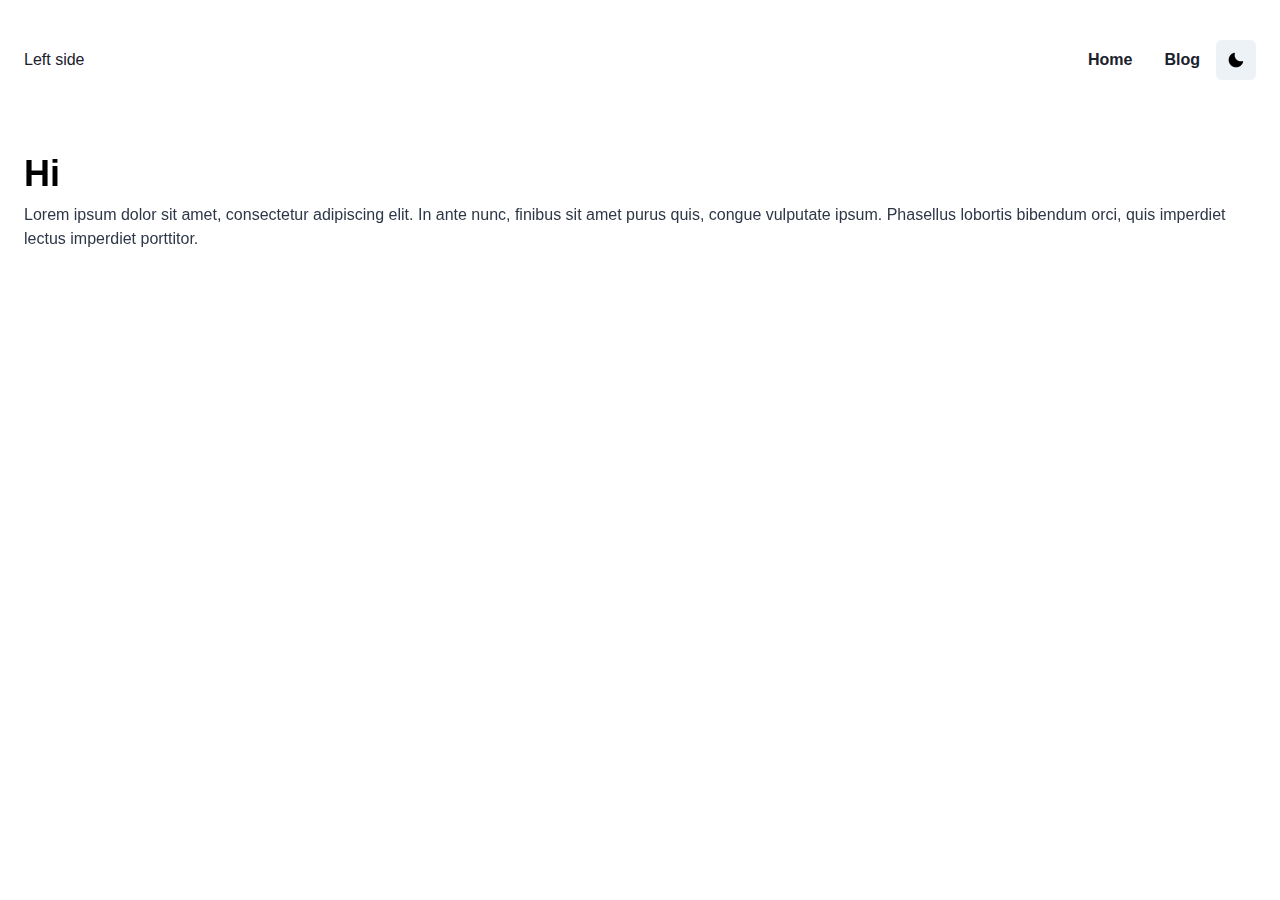
<file: index.html>
<!DOCTYPE html><html lang="en"><head><meta name="viewport" content="width=device-width"/><meta charSet="utf-8"/><title>Home</title><meta name="next-head-count" content="3"/><noscript data-n-css=""></noscript><script defer="" nomodule="" src="/_next/static/chunks/polyfills-5cd94c89d3acac5f.js"></script><script defer="" src="/_next/static/chunks/947-bf812e7b9ae19a4e.js"></script><script defer="" src="/_next/static/chunks/664.fef08bb2f29185b6.js"></script><script defer="" src="/_next/static/chunks/876-eb06808454afb0ac.js"></script><script defer="" src="/_next/static/chunks/116-879f4a67ef317171.js"></script><script defer="" src="/_next/static/chunks/725.6d84b3326882f0c7.js"></script><script defer="" src="/_next/static/chunks/346.14320d4e87d2c1ff.js"></script><script defer="" src="/_next/static/chunks/546.97a172fff00c499c.js"></script><script src="/_next/static/chunks/webpack-5f0f569d39d42ad9.js" defer=""></script><script src="/_next/static/chunks/framework-a87821de553db91d.js" defer=""></script><script src="/_next/static/chunks/main-c1281d94d192fa3b.js" defer=""></script><script src="/_next/static/chunks/pages/_app-a178146a8a91a03d.js" defer=""></script><script src="/_next/static/chunks/848-a520278b3bc296ab.js" defer=""></script><script src="/_next/static/chunks/pages/index-dc22a9336e63685e.js" defer=""></script><script src="/_next/static/k7_7oeAXmGEqZ5w8l_ZvD/_buildManifest.js" defer=""></script><script src="/_next/static/k7_7oeAXmGEqZ5w8l_ZvD/_ssgManifest.js" defer=""></script><script src="/_next/static/k7_7oeAXmGEqZ5w8l_ZvD/_middlewareManifest.js" defer=""></script></head><body><script id="chakra-script">!(function(){try{var a=function(c){var v="(prefers-color-scheme: dark)",h=window.matchMedia(v).matches?"dark":"light",r=c==="system"?h:c,o=document.documentElement,s=document.body,l="chakra-ui-light",d="chakra-ui-dark",i=r==="dark";return s.classList.add(i?d:l),s.classList.remove(i?l:d),o.style.colorScheme=r,o.dataset.theme=r,r},n=a,m="light",e="chakra-ui-color-mode",t=localStorage.getItem(e);t?a(t):localStorage.setItem(e,a(m))}catch(a){}})();</script><div id="__next"><style data-emotion="css-global ysex0g">:host,:root,[data-theme]{--chakra-ring-inset:var(--chakra-empty,/*!*/ /*!*/);--chakra-ring-offset-width:0px;--chakra-ring-offset-color:#fff;--chakra-ring-color:rgba(66, 153, 225, 0.6);--chakra-ring-offset-shadow:0 0 #0000;--chakra-ring-shadow:0 0 #0000;--chakra-space-x-reverse:0;--chakra-space-y-reverse:0;--chakra-colors-transparent:transparent;--chakra-colors-current:currentColor;--chakra-colors-black:#000000;--chakra-colors-white:#FFFFFF;--chakra-colors-whiteAlpha-50:rgba(255, 255, 255, 0.04);--chakra-colors-whiteAlpha-100:rgba(255, 255, 255, 0.06);--chakra-colors-whiteAlpha-200:rgba(255, 255, 255, 0.08);--chakra-colors-whiteAlpha-300:rgba(255, 255, 255, 0.16);--chakra-colors-whiteAlpha-400:rgba(255, 255, 255, 0.24);--chakra-colors-whiteAlpha-500:rgba(255, 255, 255, 0.36);--chakra-colors-whiteAlpha-600:rgba(255, 255, 255, 0.48);--chakra-colors-whiteAlpha-700:rgba(255, 255, 255, 0.64);--chakra-colors-whiteAlpha-800:rgba(255, 255, 255, 0.80);--chakra-colors-whiteAlpha-900:rgba(255, 255, 255, 0.92);--chakra-colors-blackAlpha-50:rgba(0, 0, 0, 0.04);--chakra-colors-blackAlpha-100:rgba(0, 0, 0, 0.06);--chakra-colors-blackAlpha-200:rgba(0, 0, 0, 0.08);--chakra-colors-blackAlpha-300:rgba(0, 0, 0, 0.16);--chakra-colors-blackAlpha-400:rgba(0, 0, 0, 0.24);--chakra-colors-blackAlpha-500:rgba(0, 0, 0, 0.36);--chakra-colors-blackAlpha-600:rgba(0, 0, 0, 0.48);--chakra-colors-blackAlpha-700:rgba(0, 0, 0, 0.64);--chakra-colors-blackAlpha-800:rgba(0, 0, 0, 0.80);--chakra-colors-blackAlpha-900:rgba(0, 0, 0, 0.92);--chakra-colors-gray-50:#F7FAFC;--chakra-colors-gray-100:#EDF2F7;--chakra-colors-gray-200:#E2E8F0;--chakra-colors-gray-300:#CBD5E0;--chakra-colors-gray-400:#A0AEC0;--chakra-colors-gray-500:#718096;--chakra-colors-gray-600:#4A5568;--chakra-colors-gray-700:#2D3748;--chakra-colors-gray-800:#1A202C;--chakra-colors-gray-900:#171923;--chakra-colors-red-50:#FFF5F5;--chakra-colors-red-100:#FED7D7;--chakra-colors-red-200:#FEB2B2;--chakra-colors-red-300:#FC8181;--chakra-colors-red-400:#F56565;--chakra-colors-red-500:#E53E3E;--chakra-colors-red-600:#C53030;--chakra-colors-red-700:#9B2C2C;--chakra-colors-red-800:#822727;--chakra-colors-red-900:#63171B;--chakra-colors-orange-50:#FFFAF0;--chakra-colors-orange-100:#FEEBC8;--chakra-colors-orange-200:#FBD38D;--chakra-colors-orange-300:#F6AD55;--chakra-colors-orange-400:#ED8936;--chakra-colors-orange-500:#DD6B20;--chakra-colors-orange-600:#C05621;--chakra-colors-orange-700:#9C4221;--chakra-colors-orange-800:#7B341E;--chakra-colors-orange-900:#652B19;--chakra-colors-yellow-50:#FFFFF0;--chakra-colors-yellow-100:#FEFCBF;--chakra-colors-yellow-200:#FAF089;--chakra-colors-yellow-300:#F6E05E;--chakra-colors-yellow-400:#ECC94B;--chakra-colors-yellow-500:#D69E2E;--chakra-colors-yellow-600:#B7791F;--chakra-colors-yellow-700:#975A16;--chakra-colors-yellow-800:#744210;--chakra-colors-yellow-900:#5F370E;--chakra-colors-green-50:#F0FFF4;--chakra-colors-green-100:#C6F6D5;--chakra-colors-green-200:#9AE6B4;--chakra-colors-green-300:#68D391;--chakra-colors-green-400:#48BB78;--chakra-colors-green-500:#38A169;--chakra-colors-green-600:#2F855A;--chakra-colors-green-700:#276749;--chakra-colors-green-800:#22543D;--chakra-colors-green-900:#1C4532;--chakra-colors-teal-50:#E6FFFA;--chakra-colors-teal-100:#B2F5EA;--chakra-colors-teal-200:#81E6D9;--chakra-colors-teal-300:#4FD1C5;--chakra-colors-teal-400:#38B2AC;--chakra-colors-teal-500:#319795;--chakra-colors-teal-600:#2C7A7B;--chakra-colors-teal-700:#285E61;--chakra-colors-teal-800:#234E52;--chakra-colors-teal-900:#1D4044;--chakra-colors-blue-50:#ebf8ff;--chakra-colors-blue-100:#bee3f8;--chakra-colors-blue-200:#90cdf4;--chakra-colors-blue-300:#63b3ed;--chakra-colors-blue-400:#4299e1;--chakra-colors-blue-500:#3182ce;--chakra-colors-blue-600:#2b6cb0;--chakra-colors-blue-700:#2c5282;--chakra-colors-blue-800:#2a4365;--chakra-colors-blue-900:#1A365D;--chakra-colors-cyan-50:#EDFDFD;--chakra-colors-cyan-100:#C4F1F9;--chakra-colors-cyan-200:#9DECF9;--chakra-colors-cyan-300:#76E4F7;--chakra-colors-cyan-400:#0BC5EA;--chakra-colors-cyan-500:#00B5D8;--chakra-colors-cyan-600:#00A3C4;--chakra-colors-cyan-700:#0987A0;--chakra-colors-cyan-800:#086F83;--chakra-colors-cyan-900:#065666;--chakra-colors-purple-50:#FAF5FF;--chakra-colors-purple-100:#E9D8FD;--chakra-colors-purple-200:#D6BCFA;--chakra-colors-purple-300:#B794F4;--chakra-colors-purple-400:#9F7AEA;--chakra-colors-purple-500:#805AD5;--chakra-colors-purple-600:#6B46C1;--chakra-colors-purple-700:#553C9A;--chakra-colors-purple-800:#44337A;--chakra-colors-purple-900:#322659;--chakra-colors-pink-50:#FFF5F7;--chakra-colors-pink-100:#FED7E2;--chakra-colors-pink-200:#FBB6CE;--chakra-colors-pink-300:#F687B3;--chakra-colors-pink-400:#ED64A6;--chakra-colors-pink-500:#D53F8C;--chakra-colors-pink-600:#B83280;--chakra-colors-pink-700:#97266D;--chakra-colors-pink-800:#702459;--chakra-colors-pink-900:#521B41;--chakra-colors-linkedin-50:#E8F4F9;--chakra-colors-linkedin-100:#CFEDFB;--chakra-colors-linkedin-200:#9BDAF3;--chakra-colors-linkedin-300:#68C7EC;--chakra-colors-linkedin-400:#34B3E4;--chakra-colors-linkedin-500:#00A0DC;--chakra-colors-linkedin-600:#008CC9;--chakra-colors-linkedin-700:#0077B5;--chakra-colors-linkedin-800:#005E93;--chakra-colors-linkedin-900:#004471;--chakra-colors-facebook-50:#E8F4F9;--chakra-colors-facebook-100:#D9DEE9;--chakra-colors-facebook-200:#B7C2DA;--chakra-colors-facebook-300:#6482C0;--chakra-colors-facebook-400:#4267B2;--chakra-colors-facebook-500:#385898;--chakra-colors-facebook-600:#314E89;--chakra-colors-facebook-700:#29487D;--chakra-colors-facebook-800:#223B67;--chakra-colors-facebook-900:#1E355B;--chakra-colors-messenger-50:#D0E6FF;--chakra-colors-messenger-100:#B9DAFF;--chakra-colors-messenger-200:#A2CDFF;--chakra-colors-messenger-300:#7AB8FF;--chakra-colors-messenger-400:#2E90FF;--chakra-colors-messenger-500:#0078FF;--chakra-colors-messenger-600:#0063D1;--chakra-colors-messenger-700:#0052AC;--chakra-colors-messenger-800:#003C7E;--chakra-colors-messenger-900:#002C5C;--chakra-colors-whatsapp-50:#dffeec;--chakra-colors-whatsapp-100:#b9f5d0;--chakra-colors-whatsapp-200:#90edb3;--chakra-colors-whatsapp-300:#65e495;--chakra-colors-whatsapp-400:#3cdd78;--chakra-colors-whatsapp-500:#22c35e;--chakra-colors-whatsapp-600:#179848;--chakra-colors-whatsapp-700:#0c6c33;--chakra-colors-whatsapp-800:#01421c;--chakra-colors-whatsapp-900:#001803;--chakra-colors-twitter-50:#E5F4FD;--chakra-colors-twitter-100:#C8E9FB;--chakra-colors-twitter-200:#A8DCFA;--chakra-colors-twitter-300:#83CDF7;--chakra-colors-twitter-400:#57BBF5;--chakra-colors-twitter-500:#1DA1F2;--chakra-colors-twitter-600:#1A94DA;--chakra-colors-twitter-700:#1681BF;--chakra-colors-twitter-800:#136B9E;--chakra-colors-twitter-900:#0D4D71;--chakra-colors-telegram-50:#E3F2F9;--chakra-colors-telegram-100:#C5E4F3;--chakra-colors-telegram-200:#A2D4EC;--chakra-colors-telegram-300:#7AC1E4;--chakra-colors-telegram-400:#47A9DA;--chakra-colors-telegram-500:#0088CC;--chakra-colors-telegram-600:#007AB8;--chakra-colors-telegram-700:#006BA1;--chakra-colors-telegram-800:#005885;--chakra-colors-telegram-900:#003F5E;--chakra-borders-none:0;--chakra-borders-1px:1px solid;--chakra-borders-2px:2px solid;--chakra-borders-4px:4px solid;--chakra-borders-8px:8px solid;--chakra-fonts-heading:-apple-system,BlinkMacSystemFont,"Segoe UI",Helvetica,Arial,sans-serif,"Apple Color Emoji","Segoe UI Emoji","Segoe UI Symbol";--chakra-fonts-body:-apple-system,BlinkMacSystemFont,"Segoe UI",Helvetica,Arial,sans-serif,"Apple Color Emoji","Segoe UI Emoji","Segoe UI Symbol";--chakra-fonts-mono:SFMono-Regular,Menlo,Monaco,Consolas,"Liberation Mono","Courier New",monospace;--chakra-fontSizes-xs:0.75rem;--chakra-fontSizes-sm:0.875rem;--chakra-fontSizes-md:1rem;--chakra-fontSizes-lg:1.125rem;--chakra-fontSizes-xl:1.25rem;--chakra-fontSizes-2xl:1.5rem;--chakra-fontSizes-3xl:1.875rem;--chakra-fontSizes-4xl:2.25rem;--chakra-fontSizes-5xl:3rem;--chakra-fontSizes-6xl:3.75rem;--chakra-fontSizes-7xl:4.5rem;--chakra-fontSizes-8xl:6rem;--chakra-fontSizes-9xl:8rem;--chakra-fontWeights-hairline:100;--chakra-fontWeights-thin:200;--chakra-fontWeights-light:300;--chakra-fontWeights-normal:400;--chakra-fontWeights-medium:500;--chakra-fontWeights-semibold:600;--chakra-fontWeights-bold:700;--chakra-fontWeights-extrabold:800;--chakra-fontWeights-black:900;--chakra-letterSpacings-tighter:-0.05em;--chakra-letterSpacings-tight:-0.025em;--chakra-letterSpacings-normal:0;--chakra-letterSpacings-wide:0.025em;--chakra-letterSpacings-wider:0.05em;--chakra-letterSpacings-widest:0.1em;--chakra-lineHeights-3:.75rem;--chakra-lineHeights-4:1rem;--chakra-lineHeights-5:1.25rem;--chakra-lineHeights-6:1.5rem;--chakra-lineHeights-7:1.75rem;--chakra-lineHeights-8:2rem;--chakra-lineHeights-9:2.25rem;--chakra-lineHeights-10:2.5rem;--chakra-lineHeights-normal:normal;--chakra-lineHeights-none:1;--chakra-lineHeights-shorter:1.25;--chakra-lineHeights-short:1.375;--chakra-lineHeights-base:1.5;--chakra-lineHeights-tall:1.625;--chakra-lineHeights-taller:2;--chakra-radii-none:0;--chakra-radii-sm:0.125rem;--chakra-radii-base:0.25rem;--chakra-radii-md:0.375rem;--chakra-radii-lg:0.5rem;--chakra-radii-xl:0.75rem;--chakra-radii-2xl:1rem;--chakra-radii-3xl:1.5rem;--chakra-radii-full:9999px;--chakra-space-1:0.25rem;--chakra-space-2:0.5rem;--chakra-space-3:0.75rem;--chakra-space-4:1rem;--chakra-space-5:1.25rem;--chakra-space-6:1.5rem;--chakra-space-7:1.75rem;--chakra-space-8:2rem;--chakra-space-9:2.25rem;--chakra-space-10:2.5rem;--chakra-space-12:3rem;--chakra-space-14:3.5rem;--chakra-space-16:4rem;--chakra-space-20:5rem;--chakra-space-24:6rem;--chakra-space-28:7rem;--chakra-space-32:8rem;--chakra-space-36:9rem;--chakra-space-40:10rem;--chakra-space-44:11rem;--chakra-space-48:12rem;--chakra-space-52:13rem;--chakra-space-56:14rem;--chakra-space-60:15rem;--chakra-space-64:16rem;--chakra-space-72:18rem;--chakra-space-80:20rem;--chakra-space-96:24rem;--chakra-space-px:1px;--chakra-space-0-5:0.125rem;--chakra-space-1-5:0.375rem;--chakra-space-2-5:0.625rem;--chakra-space-3-5:0.875rem;--chakra-shadows-xs:0 0 0 1px rgba(0, 0, 0, 0.05);--chakra-shadows-sm:0 1px 2px 0 rgba(0, 0, 0, 0.05);--chakra-shadows-base:0 1px 3px 0 rgba(0, 0, 0, 0.1),0 1px 2px 0 rgba(0, 0, 0, 0.06);--chakra-shadows-md:0 4px 6px -1px rgba(0, 0, 0, 0.1),0 2px 4px -1px rgba(0, 0, 0, 0.06);--chakra-shadows-lg:0 10px 15px -3px rgba(0, 0, 0, 0.1),0 4px 6px -2px rgba(0, 0, 0, 0.05);--chakra-shadows-xl:0 20px 25px -5px rgba(0, 0, 0, 0.1),0 10px 10px -5px rgba(0, 0, 0, 0.04);--chakra-shadows-2xl:0 25px 50px -12px rgba(0, 0, 0, 0.25);--chakra-shadows-outline:0 0 0 3px rgba(66, 153, 225, 0.6);--chakra-shadows-inner:inset 0 2px 4px 0 rgba(0,0,0,0.06);--chakra-shadows-none:none;--chakra-shadows-dark-lg:rgba(0, 0, 0, 0.1) 0px 0px 0px 1px,rgba(0, 0, 0, 0.2) 0px 5px 10px,rgba(0, 0, 0, 0.4) 0px 15px 40px;--chakra-sizes-1:0.25rem;--chakra-sizes-2:0.5rem;--chakra-sizes-3:0.75rem;--chakra-sizes-4:1rem;--chakra-sizes-5:1.25rem;--chakra-sizes-6:1.5rem;--chakra-sizes-7:1.75rem;--chakra-sizes-8:2rem;--chakra-sizes-9:2.25rem;--chakra-sizes-10:2.5rem;--chakra-sizes-12:3rem;--chakra-sizes-14:3.5rem;--chakra-sizes-16:4rem;--chakra-sizes-20:5rem;--chakra-sizes-24:6rem;--chakra-sizes-28:7rem;--chakra-sizes-32:8rem;--chakra-sizes-36:9rem;--chakra-sizes-40:10rem;--chakra-sizes-44:11rem;--chakra-sizes-48:12rem;--chakra-sizes-52:13rem;--chakra-sizes-56:14rem;--chakra-sizes-60:15rem;--chakra-sizes-64:16rem;--chakra-sizes-72:18rem;--chakra-sizes-80:20rem;--chakra-sizes-96:24rem;--chakra-sizes-px:1px;--chakra-sizes-0-5:0.125rem;--chakra-sizes-1-5:0.375rem;--chakra-sizes-2-5:0.625rem;--chakra-sizes-3-5:0.875rem;--chakra-sizes-max:max-content;--chakra-sizes-min:min-content;--chakra-sizes-full:100%;--chakra-sizes-3xs:14rem;--chakra-sizes-2xs:16rem;--chakra-sizes-xs:20rem;--chakra-sizes-sm:24rem;--chakra-sizes-md:28rem;--chakra-sizes-lg:32rem;--chakra-sizes-xl:36rem;--chakra-sizes-2xl:42rem;--chakra-sizes-3xl:48rem;--chakra-sizes-4xl:56rem;--chakra-sizes-5xl:64rem;--chakra-sizes-6xl:72rem;--chakra-sizes-7xl:80rem;--chakra-sizes-8xl:90rem;--chakra-sizes-container-sm:640px;--chakra-sizes-container-md:768px;--chakra-sizes-container-lg:1024px;--chakra-sizes-container-xl:1280px;--chakra-zIndices-hide:-1;--chakra-zIndices-auto:auto;--chakra-zIndices-base:0;--chakra-zIndices-docked:10;--chakra-zIndices-dropdown:1000;--chakra-zIndices-sticky:1100;--chakra-zIndices-banner:1200;--chakra-zIndices-overlay:1300;--chakra-zIndices-modal:1400;--chakra-zIndices-popover:1500;--chakra-zIndices-skipLink:1600;--chakra-zIndices-toast:1700;--chakra-zIndices-tooltip:1800;--chakra-transition-property-common:background-color,border-color,color,fill,stroke,opacity,box-shadow,transform;--chakra-transition-property-colors:background-color,border-color,color,fill,stroke;--chakra-transition-property-dimensions:width,height;--chakra-transition-property-position:left,right,top,bottom;--chakra-transition-property-background:background-color,background-image,background-position;--chakra-transition-easing-ease-in:cubic-bezier(0.4, 0, 1, 1);--chakra-transition-easing-ease-out:cubic-bezier(0, 0, 0.2, 1);--chakra-transition-easing-ease-in-out:cubic-bezier(0.4, 0, 0.2, 1);--chakra-transition-duration-ultra-fast:50ms;--chakra-transition-duration-faster:100ms;--chakra-transition-duration-fast:150ms;--chakra-transition-duration-normal:200ms;--chakra-transition-duration-slow:300ms;--chakra-transition-duration-slower:400ms;--chakra-transition-duration-ultra-slow:500ms;--chakra-blur-none:0;--chakra-blur-sm:4px;--chakra-blur-base:8px;--chakra-blur-md:12px;--chakra-blur-lg:16px;--chakra-blur-xl:24px;--chakra-blur-2xl:40px;--chakra-blur-3xl:64px;}.chakra-ui-light :host:not([data-theme]),.chakra-ui-light :root:not([data-theme]),.chakra-ui-light [data-theme]:not([data-theme]),[data-theme=light] :host:not([data-theme]),[data-theme=light] :root:not([data-theme]),[data-theme=light] [data-theme]:not([data-theme]),:host[data-theme=light],:root[data-theme=light],[data-theme][data-theme=light]{--chakra-colors-chakra-body-text:var(--chakra-colors-gray-800);--chakra-colors-chakra-body-bg:var(--chakra-colors-white);--chakra-colors-chakra-border-color:var(--chakra-colors-gray-200);--chakra-colors-chakra-placeholder-color:var(--chakra-colors-gray-500);}.chakra-ui-dark :host:not([data-theme]),.chakra-ui-dark :root:not([data-theme]),.chakra-ui-dark [data-theme]:not([data-theme]),[data-theme=dark] :host:not([data-theme]),[data-theme=dark] :root:not([data-theme]),[data-theme=dark] [data-theme]:not([data-theme]),:host[data-theme=dark],:root[data-theme=dark],[data-theme][data-theme=dark]{--chakra-colors-chakra-body-text:var(--chakra-colors-whiteAlpha-900);--chakra-colors-chakra-body-bg:var(--chakra-colors-gray-800);--chakra-colors-chakra-border-color:var(--chakra-colors-whiteAlpha-300);--chakra-colors-chakra-placeholder-color:var(--chakra-colors-whiteAlpha-400);}</style><style data-emotion="css-global 1orvvh0">html{line-height:1.5;-webkit-text-size-adjust:100%;font-family:system-ui,sans-serif;-webkit-font-smoothing:antialiased;text-rendering:optimizeLegibility;-moz-osx-font-smoothing:grayscale;touch-action:manipulation;}body{position:relative;min-height:100%;font-feature-settings:'kern';}*,*::before,*::after{border-width:0;border-style:solid;box-sizing:border-box;}main{display:block;}hr{border-top-width:1px;box-sizing:content-box;height:0;overflow:visible;}pre,code,kbd,samp{font-family:SFMono-Regular,Menlo,Monaco,Consolas,monospace;font-size:1em;}a{background-color:transparent;color:inherit;-webkit-text-decoration:inherit;text-decoration:inherit;}abbr[title]{border-bottom:none;-webkit-text-decoration:underline;text-decoration:underline;-webkit-text-decoration:underline dotted;-webkit-text-decoration:underline dotted;text-decoration:underline dotted;}b,strong{font-weight:bold;}small{font-size:80%;}sub,sup{font-size:75%;line-height:0;position:relative;vertical-align:baseline;}sub{bottom:-0.25em;}sup{top:-0.5em;}img{border-style:none;}button,input,optgroup,select,textarea{font-family:inherit;font-size:100%;line-height:1.15;margin:0;}button,input{overflow:visible;}button,select{text-transform:none;}button::-moz-focus-inner,[type="button"]::-moz-focus-inner,[type="reset"]::-moz-focus-inner,[type="submit"]::-moz-focus-inner{border-style:none;padding:0;}fieldset{padding:0.35em 0.75em 0.625em;}legend{box-sizing:border-box;color:inherit;display:table;max-width:100%;padding:0;white-space:normal;}progress{vertical-align:baseline;}textarea{overflow:auto;}[type="checkbox"],[type="radio"]{box-sizing:border-box;padding:0;}[type="number"]::-webkit-inner-spin-button,[type="number"]::-webkit-outer-spin-button{-webkit-appearance:none!important;}input[type="number"]{-moz-appearance:textfield;}[type="search"]{-webkit-appearance:textfield;outline-offset:-2px;}[type="search"]::-webkit-search-decoration{-webkit-appearance:none!important;}::-webkit-file-upload-button{-webkit-appearance:button;font:inherit;}details{display:block;}summary{display:-webkit-box;display:-webkit-list-item;display:-ms-list-itembox;display:list-item;}template{display:none;}[hidden]{display:none!important;}body,blockquote,dl,dd,h1,h2,h3,h4,h5,h6,hr,figure,p,pre{margin:0;}button{background:transparent;padding:0;}fieldset{margin:0;padding:0;}ol,ul{margin:0;padding:0;}textarea{resize:vertical;}button,[role="button"]{cursor:pointer;}button::-moz-focus-inner{border:0!important;}table{border-collapse:collapse;}h1,h2,h3,h4,h5,h6{font-size:inherit;font-weight:inherit;}button,input,optgroup,select,textarea{padding:0;line-height:inherit;color:inherit;}img,svg,video,canvas,audio,iframe,embed,object{display:block;}img,video{max-width:100%;height:auto;}[data-js-focus-visible] :focus:not([data-focus-visible-added]):not([data-focus-visible-disabled]){outline:none;box-shadow:none;}select::-ms-expand{display:none;}</style><style data-emotion="css-global 1wxmm51">body{font-family:var(--chakra-fonts-body);color:var(--chakra-colors-chakra-body-text);background:var(--chakra-colors-chakra-body-bg);transition-property:background-color;transition-duration:var(--chakra-transition-duration-normal);line-height:var(--chakra-lineHeights-base);}*::-webkit-input-placeholder{color:var(--chakra-colors-chakra-placeholder-color);}*::-moz-placeholder{color:var(--chakra-colors-chakra-placeholder-color);}*:-ms-input-placeholder{color:var(--chakra-colors-chakra-placeholder-color);}*::placeholder{color:var(--chakra-colors-chakra-placeholder-color);}*,*::before,::after{border-color:var(--chakra-colors-chakra-border-color);word-wrap:break-word;}</style><style data-emotion="css-global 1h73y6v">code{white-space:pre;}code[class*='language-'],pre[class*='language-']{color:#1A202C;background:none;font-family:SFMono-Regular,Menlo,Monaco,Consolas,"Liberation Mono","Courier New",monospace;font-size:0.875rem;text-align:left;word-spacing:normal;word-break:normal;word-wrap:normal;-moz-tab-size:4;-o-tab-size:4;tab-size:4;-webkit-hyphens:none;-moz-hyphens:none;-ms-hyphens:none;-webkit-hyphens:none;-moz-hyphens:none;-ms-hyphens:none;hyphens:none;width:100%;}pre[class*='language-']{padding-top:1rem;padding-bottom:1rem;padding-left:1rem;padding-right:1rem;margin:1.5rem 0;overflow:auto;min-width:100%;font-size:0.9rem;white-space:nowrap;}:not(pre)>code[class*='language-'],pre[class*='language-']{background:#F7FAFC;border:1px solid #E2E8F0;border-radius:0.5rem;}:not(pre)>code[class*='language-']{padding:0.1em;border-radius:0.3em;white-space:normal;}.token.comment,.token.prolog,.token.doctype,.token.cdata{color:slategray;}.token.punctuation{color:#999;}.token.namespace{opacity:0.7;}.token.property,.token.tag,.token.boolean,.token.number,.token.constant,.token.symbol,.token.deleted{color:#905;}.token.selector,.token.attr-name,.token.string,.token.char,.token.builtin,.token.inserted{color:#690;}.token.operator,.token.entity,.token.url,.language-css .token.string,.style .token.string{color:#9a6e3a;}.token.atrule,.token.attr-value,.token.keyword{color:#07a;}.token.function,.token.class-name{color:#dd4a68;}.token.regex,.token.important,.token.variable{color:#e90;}.token.important,.token.bold{font-weight:bold;}.token.italic{font-style:italic;}.token.entity{cursor:help;}.mdx-marker{display:block;margin-left:-1rem;margin-right:-1rem;padding-left:1rem;padding-right:1rem;background-color:#E2E8F0;box-shadow:inset 3px 0px 0 0px #2b6cb0;min-width:-webkit-fit-content;min-width:-moz-fit-content;min-width:fit-content;}.remark-code-title{padding:0.5rem 1rem;font-family:SFMono-Regular,Menlo,Monaco,Consolas,"Liberation Mono","Courier New",monospace;background:#E2E8F0;color:#1A202C;border:1px solid #E2E8F0;border-top-left-radius:0.5rem;border-top-right-radius:0.5rem;font-size:0.8rem;font-weight:600;margin-bottom:0;width:100%;}.remark-code-title +pre{border-top-left-radius:0;border-top-right-radius:0;margin-top:0!important;}code[class*='language-'],pre[class*='language-']{color:#1A202C;}:not(pre)>code[class*='language-'],pre[class*='language-']{background:#F7FAFC;border:1px solid #E2E8F0;}.mdx-marker{background-color:hsla(204, 45%, 96%, 1);}::selection{background-color:#90cdf4;color:#fefefe;}::-moz-selection{background:#ffb7b7;color:#fefefe;}html{min-width:356px;scroll-behavior:smooth;}#__next{display:-webkit-box;display:-webkit-flex;display:-ms-flexbox;display:flex;-webkit-flex-direction:column;-ms-flex-direction:column;flex-direction:column;min-height:100vh;background:white;}</style><style data-emotion="css has19b">.css-has19b{position:-webkit-sticky;position:sticky;z-index:10;top:0;-webkit-backdrop-filter:saturate(180%) blur(20px);backdrop-filter:saturate(180%) blur(20px);-webkit-transition:height 0.5s,line-height 0.5s;transition:height 0.5s,line-height 0.5s;}</style><style data-emotion="css k1mtaf">.css-k1mtaf{display:-webkit-box;display:-webkit-flex;display:-ms-flexbox;display:flex;-webkit-flex-direction:row;-ms-flex-direction:row;flex-direction:row;-webkit-align-items:center;-webkit-box-align:center;-ms-flex-align:center;align-items:center;-webkit-box-pack:justify;-webkit-justify-content:space-between;justify-content:space-between;max-width:auto;min-width:356px;width:100%;background:var(--chakra-colors-white);-webkit-padding-start:var(--chakra-space-2);padding-inline-start:var(--chakra-space-2);-webkit-padding-end:var(--chakra-space-2);padding-inline-end:var(--chakra-space-2);padding-top:var(--chakra-space-2);padding-bottom:var(--chakra-space-2);margin-top:var(--chakra-space-8);margin-bottom:0px;-webkit-margin-start:auto;margin-inline-start:auto;-webkit-margin-end:auto;margin-inline-end:auto;position:-webkit-sticky;position:sticky;z-index:10;top:0;-webkit-backdrop-filter:saturate(180%) blur(20px);backdrop-filter:saturate(180%) blur(20px);-webkit-transition:height 0.5s,line-height 0.5s;transition:height 0.5s,line-height 0.5s;}@media screen and (min-width: 30em){.css-k1mtaf{-webkit-padding-start:var(--chakra-space-6);padding-inline-start:var(--chakra-space-6);-webkit-padding-end:var(--chakra-space-6);padding-inline-end:var(--chakra-space-6);margin-bottom:0px;}}@media screen and (min-width: 48em){.css-k1mtaf{-webkit-padding-start:var(--chakra-space-6);padding-inline-start:var(--chakra-space-6);-webkit-padding-end:var(--chakra-space-6);padding-inline-end:var(--chakra-space-6);margin-bottom:var(--chakra-space-8);}}</style><nav class="css-k1mtaf"><p class="chakra-text css-0">Left side </p><style data-emotion="css 17xejub">.css-17xejub{-webkit-flex:1;-ms-flex:1;flex:1;justify-self:stretch;-webkit-align-self:stretch;-ms-flex-item-align:stretch;align-self:stretch;}</style><div class="css-17xejub"></div><style data-emotion="css 11l8nwy">.css-11l8nwy{margin-right:var(--chakra-space-2);}</style><div class="css-11l8nwy"><style data-emotion="css 1sde358">.css-1sde358{width:40px;height:40px;display:inline-block;line-height:1em;-webkit-flex-shrink:0;-ms-flex-negative:0;flex-shrink:0;color:var(--chakra-colors-black);vertical-align:middle;background:var(--chakra-colors-white);}</style><svg viewBox="0 0 24 24" focusable="false" class="chakra-icon css-1sde358"><path fill="currentColor" d="M 3 5 A 1.0001 1.0001 0 1 0 3 7 L 21 7 A 1.0001 1.0001 0 1 0 21 5 L 3 5 z M 3 11 A 1.0001 1.0001 0 1 0 3 13 L 21 13 A 1.0001 1.0001 0 1 0 21 11 L 3 11 z M 3 17 A 1.0001 1.0001 0 1 0 3 19 L 21 19 A 1.0001 1.0001 0 1 0 21 17 L 3 17 z"></path></svg></div><style data-emotion="css 121lt1a">.css-121lt1a{display:-webkit-inline-box;display:-webkit-inline-flex;display:-ms-inline-flexbox;display:inline-flex;-webkit-appearance:none;-moz-appearance:none;-ms-appearance:none;appearance:none;-webkit-align-items:center;-webkit-box-align:center;-ms-flex-align:center;align-items:center;-webkit-box-pack:center;-ms-flex-pack:center;-webkit-justify-content:center;justify-content:center;-webkit-user-select:none;-moz-user-select:none;-ms-user-select:none;user-select:none;position:relative;white-space:nowrap;vertical-align:middle;outline:2px solid transparent;outline-offset:2px;line-height:1.2;border-radius:var(--chakra-radii-md);font-weight:var(--chakra-fontWeights-semibold);transition-property:var(--chakra-transition-property-common);transition-duration:var(--chakra-transition-duration-normal);height:var(--chakra-sizes-10);min-width:var(--chakra-sizes-10);font-size:var(--chakra-fontSizes-md);-webkit-padding-start:var(--chakra-space-4);padding-inline-start:var(--chakra-space-4);-webkit-padding-end:var(--chakra-space-4);padding-inline-end:var(--chakra-space-4);background:var(--chakra-colors-gray-100);padding:0px;color:var(--chakra-colors-black);}.css-121lt1a:focus,.css-121lt1a[data-focus]{box-shadow:var(--chakra-shadows-outline);}.css-121lt1a[disabled],.css-121lt1a[aria-disabled=true],.css-121lt1a[data-disabled]{opacity:0.4;cursor:not-allowed;box-shadow:var(--chakra-shadows-none);}.css-121lt1a:hover,.css-121lt1a[data-hover]{background:var(--chakra-colors-gray-200);}.css-121lt1a:hover[disabled],.css-121lt1a[data-hover][disabled],.css-121lt1a:hover[aria-disabled=true],.css-121lt1a[data-hover][aria-disabled=true],.css-121lt1a:hover[data-disabled],.css-121lt1a[data-hover][data-disabled]{background:var(--chakra-colors-gray-100);}.css-121lt1a:active,.css-121lt1a[data-active]{background:var(--chakra-colors-gray-300);}</style><button type="button" class="chakra-button css-121lt1a" aria-label="Toggle dark mode"><style data-emotion="css onkibi">.css-onkibi{width:1em;height:1em;display:inline-block;line-height:1em;-webkit-flex-shrink:0;-ms-flex-negative:0;flex-shrink:0;color:currentColor;vertical-align:middle;}</style><svg viewBox="0 0 24 24" focusable="false" class="chakra-icon css-onkibi" aria-hidden="true"><path fill="currentColor" d="M21.4,13.7C20.6,13.9,19.8,14,19,14c-5,0-9-4-9-9c0-0.8,0.1-1.6,0.3-2.4c0.1-0.3,0-0.7-0.3-1 c-0.3-0.3-0.6-0.4-1-0.3C4.3,2.7,1,7.1,1,12c0,6.1,4.9,11,11,11c4.9,0,9.3-3.3,10.6-8.1c0.1-0.3,0-0.7-0.3-1 C22.1,13.7,21.7,13.6,21.4,13.7z"></path></svg></button></nav><style data-emotion="css 1vclqd2">.css-1vclqd2{display:-webkit-box;display:-webkit-flex;display:-ms-flexbox;display:flex;-webkit-flex-direction:column;-ms-flex-direction:column;flex-direction:column;-webkit-align-items:center;-webkit-box-align:center;-ms-flex-align:center;align-items:center;-webkit-box-pack:center;-ms-flex-pack:center;-webkit-justify-content:center;justify-content:center;height:100%;background:var(--chakra-colors-white);color:var(--chakra-colors-black);-webkit-padding-start:var(--chakra-space-2);padding-inline-start:var(--chakra-space-2);-webkit-padding-end:var(--chakra-space-2);padding-inline-end:var(--chakra-space-2);margin-top:var(--chakra-space-4);}@media screen and (min-width: 30em){.css-1vclqd2{-webkit-padding-start:var(--chakra-space-4);padding-inline-start:var(--chakra-space-4);-webkit-padding-end:var(--chakra-space-4);padding-inline-end:var(--chakra-space-4);margin-top:var(--chakra-space-8);}}@media screen and (min-width: 48em){.css-1vclqd2{-webkit-padding-start:var(--chakra-space-4);padding-inline-start:var(--chakra-space-4);-webkit-padding-end:var(--chakra-space-4);padding-inline-end:var(--chakra-space-4);margin-top:var(--chakra-space-8);}}</style><main class="css-1vclqd2"><style data-emotion="css 197fmqa">.css-197fmqa{display:-webkit-box;display:-webkit-flex;display:-ms-flexbox;display:flex;-webkit-align-items:flex-start;-webkit-box-align:flex-start;-ms-flex-align:flex-start;align-items:flex-start;-webkit-box-pack:center;-ms-flex-pack:center;-webkit-justify-content:center;justify-content:center;-webkit-flex-direction:column;-ms-flex-direction:column;flex-direction:column;margin:0 auto 4rem auto;max-width:auto;-webkit-padding-start:var(--chakra-space-2);padding-inline-start:var(--chakra-space-2);-webkit-padding-end:var(--chakra-space-2);padding-inline-end:var(--chakra-space-2);}.css-197fmqa>*:not(style)~*:not(style){margin-top:var(--chakra-space-8);-webkit-margin-end:0px;margin-inline-end:0px;margin-bottom:0px;-webkit-margin-start:0px;margin-inline-start:0px;}</style><main class="chakra-stack css-197fmqa"><style data-emotion="css 13ltjwy">.css-13ltjwy{display:-webkit-box;display:-webkit-flex;display:-ms-flexbox;display:flex;-webkit-flex-direction:column;-ms-flex-direction:column;flex-direction:column;-webkit-align-items:flex-start;-webkit-box-align:flex-start;-ms-flex-align:flex-start;align-items:flex-start;-webkit-box-pack:start;-ms-flex-pack:start;-webkit-justify-content:flex-start;justify-content:flex-start;max-width:auto;}</style><div class="css-13ltjwy"><style data-emotion="css savx64">.css-savx64{font-family:var(--chakra-fonts-heading);font-weight:var(--chakra-fontWeights-bold);font-size:var(--chakra-fontSizes-3xl);line-height:1.33;margin-bottom:var(--chakra-space-2);}@media screen and (min-width: 48em){.css-savx64{font-size:var(--chakra-fontSizes-4xl);line-height:1.2;}}</style><h2 class="chakra-heading css-savx64">Hi</h2><style data-emotion="css 2catvg">.css-2catvg{color:var(--chakra-colors-gray-700);}</style><p class="chakra-text css-2catvg">Lorem ipsum dolor sit amet, consectetur adipiscing elit. In ante nunc, finibus sit amet purus quis, congue vulputate ipsum. Phasellus lobortis bibendum orci, quis imperdiet lectus imperdiet porttitor.</p></div></main></main><span></span><span hidden="" class="chakra-env"></span></div><script id="__NEXT_DATA__" type="application/json">{"props":{"pageProps":{}},"page":"/","query":{},"buildId":"k7_7oeAXmGEqZ5w8l_ZvD","nextExport":true,"autoExport":true,"isFallback":false,"dynamicIds":[947,9346,8546],"scriptLoader":[]}</script></body></html>
</file>
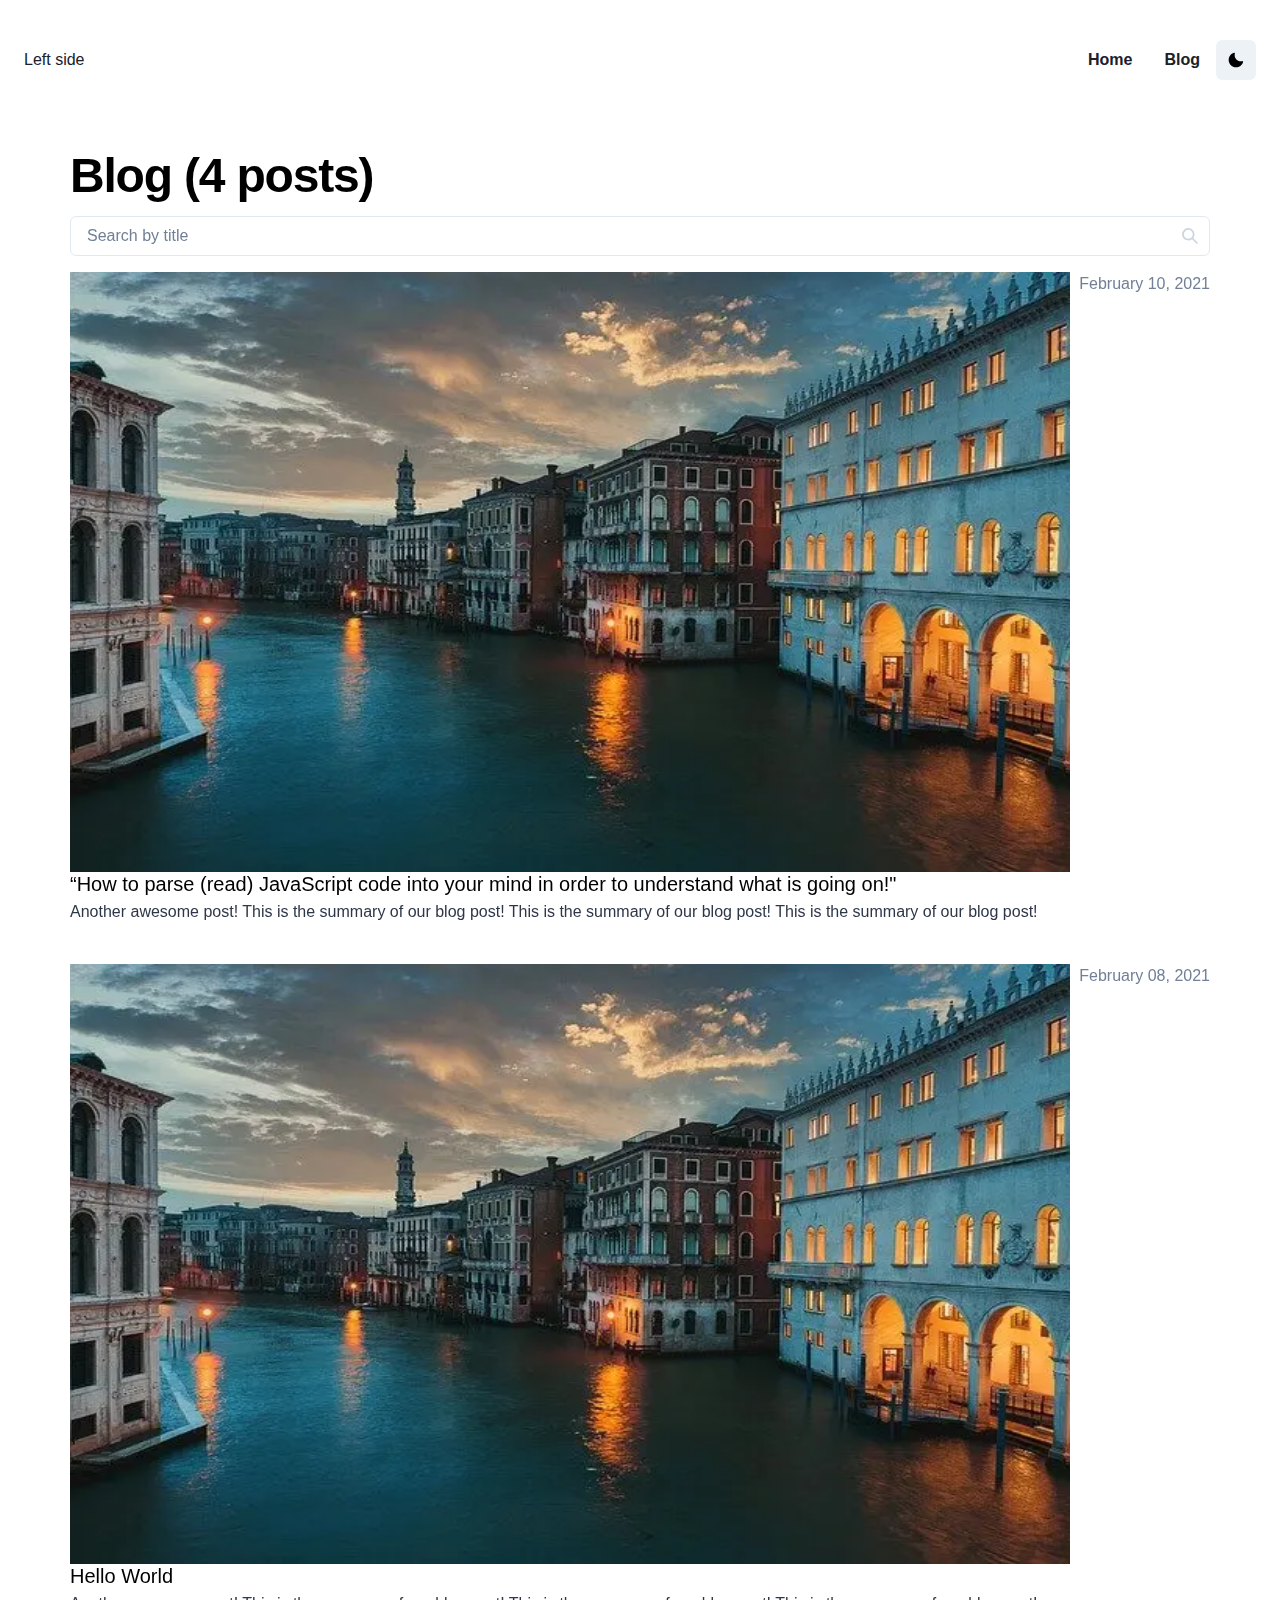
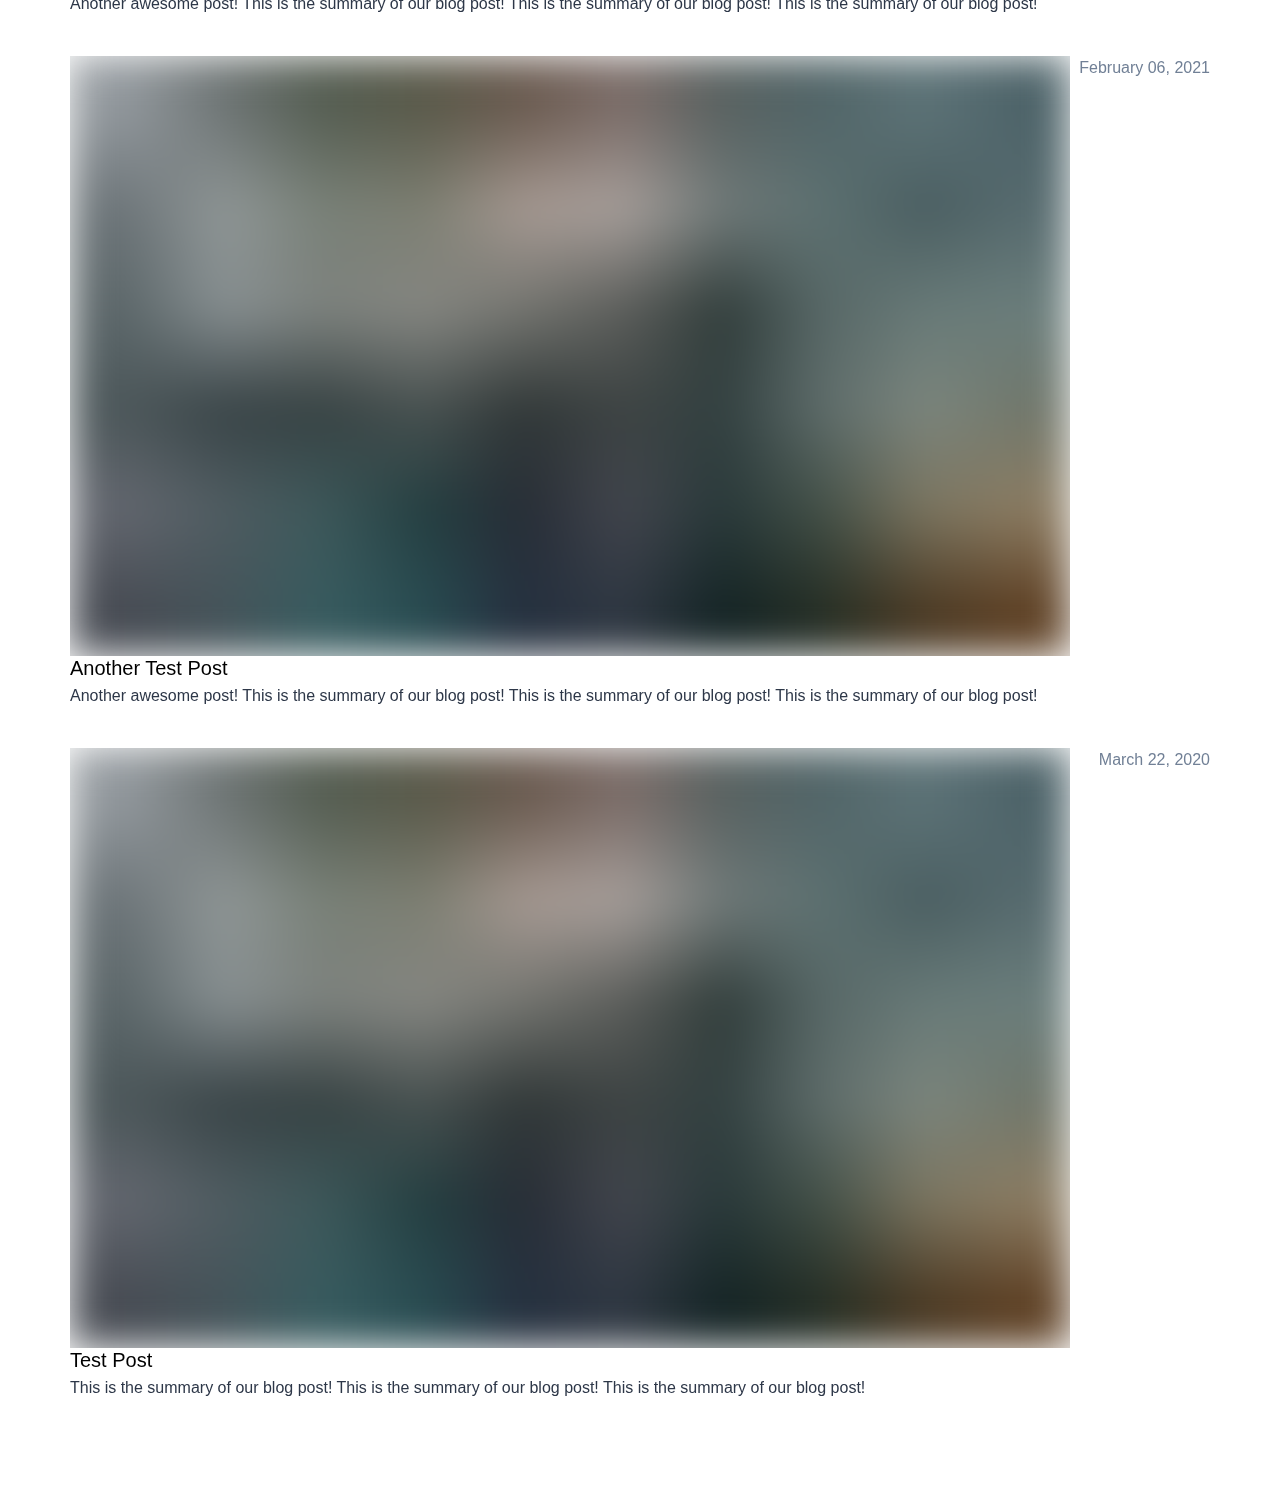
<file: blog.html>
<!DOCTYPE html><html lang="en"><head><meta name="viewport" content="width=device-width"/><meta charSet="utf-8"/><title>Blog - ECC</title><meta name="next-head-count" content="3"/><noscript data-n-css=""></noscript><script defer="" nomodule="" src="/_next/static/chunks/polyfills-5cd94c89d3acac5f.js"></script><script defer="" src="/_next/static/chunks/947-bf812e7b9ae19a4e.js"></script><script defer="" src="/_next/static/chunks/664.fef08bb2f29185b6.js"></script><script defer="" src="/_next/static/chunks/725.6d84b3326882f0c7.js"></script><script defer="" src="/_next/static/chunks/346.14320d4e87d2c1ff.js"></script><script defer="" src="/_next/static/chunks/546.97a172fff00c499c.js"></script><script defer="" src="/_next/static/chunks/108-16da3cd1b617d5af.js"></script><script defer="" src="/_next/static/chunks/236.bd00794eaf05eead.js"></script><script src="/_next/static/chunks/webpack-5f0f569d39d42ad9.js" defer=""></script><script src="/_next/static/chunks/framework-a87821de553db91d.js" defer=""></script><script src="/_next/static/chunks/main-c1281d94d192fa3b.js" defer=""></script><script src="/_next/static/chunks/pages/_app-a178146a8a91a03d.js" defer=""></script><script src="/_next/static/chunks/848-a520278b3bc296ab.js" defer=""></script><script src="/_next/static/chunks/876-eb06808454afb0ac.js" defer=""></script><script src="/_next/static/chunks/116-879f4a67ef317171.js" defer=""></script><script src="/_next/static/chunks/pages/blog-1d39af728d17bca8.js" defer=""></script><script src="/_next/static/k7_7oeAXmGEqZ5w8l_ZvD/_buildManifest.js" defer=""></script><script src="/_next/static/k7_7oeAXmGEqZ5w8l_ZvD/_ssgManifest.js" defer=""></script><script src="/_next/static/k7_7oeAXmGEqZ5w8l_ZvD/_middlewareManifest.js" defer=""></script></head><body><script id="chakra-script">!(function(){try{var a=function(c){var v="(prefers-color-scheme: dark)",h=window.matchMedia(v).matches?"dark":"light",r=c==="system"?h:c,o=document.documentElement,s=document.body,l="chakra-ui-light",d="chakra-ui-dark",i=r==="dark";return s.classList.add(i?d:l),s.classList.remove(i?l:d),o.style.colorScheme=r,o.dataset.theme=r,r},n=a,m="light",e="chakra-ui-color-mode",t=localStorage.getItem(e);t?a(t):localStorage.setItem(e,a(m))}catch(a){}})();</script><div id="__next"><style data-emotion="css-global ysex0g">:host,:root,[data-theme]{--chakra-ring-inset:var(--chakra-empty,/*!*/ /*!*/);--chakra-ring-offset-width:0px;--chakra-ring-offset-color:#fff;--chakra-ring-color:rgba(66, 153, 225, 0.6);--chakra-ring-offset-shadow:0 0 #0000;--chakra-ring-shadow:0 0 #0000;--chakra-space-x-reverse:0;--chakra-space-y-reverse:0;--chakra-colors-transparent:transparent;--chakra-colors-current:currentColor;--chakra-colors-black:#000000;--chakra-colors-white:#FFFFFF;--chakra-colors-whiteAlpha-50:rgba(255, 255, 255, 0.04);--chakra-colors-whiteAlpha-100:rgba(255, 255, 255, 0.06);--chakra-colors-whiteAlpha-200:rgba(255, 255, 255, 0.08);--chakra-colors-whiteAlpha-300:rgba(255, 255, 255, 0.16);--chakra-colors-whiteAlpha-400:rgba(255, 255, 255, 0.24);--chakra-colors-whiteAlpha-500:rgba(255, 255, 255, 0.36);--chakra-colors-whiteAlpha-600:rgba(255, 255, 255, 0.48);--chakra-colors-whiteAlpha-700:rgba(255, 255, 255, 0.64);--chakra-colors-whiteAlpha-800:rgba(255, 255, 255, 0.80);--chakra-colors-whiteAlpha-900:rgba(255, 255, 255, 0.92);--chakra-colors-blackAlpha-50:rgba(0, 0, 0, 0.04);--chakra-colors-blackAlpha-100:rgba(0, 0, 0, 0.06);--chakra-colors-blackAlpha-200:rgba(0, 0, 0, 0.08);--chakra-colors-blackAlpha-300:rgba(0, 0, 0, 0.16);--chakra-colors-blackAlpha-400:rgba(0, 0, 0, 0.24);--chakra-colors-blackAlpha-500:rgba(0, 0, 0, 0.36);--chakra-colors-blackAlpha-600:rgba(0, 0, 0, 0.48);--chakra-colors-blackAlpha-700:rgba(0, 0, 0, 0.64);--chakra-colors-blackAlpha-800:rgba(0, 0, 0, 0.80);--chakra-colors-blackAlpha-900:rgba(0, 0, 0, 0.92);--chakra-colors-gray-50:#F7FAFC;--chakra-colors-gray-100:#EDF2F7;--chakra-colors-gray-200:#E2E8F0;--chakra-colors-gray-300:#CBD5E0;--chakra-colors-gray-400:#A0AEC0;--chakra-colors-gray-500:#718096;--chakra-colors-gray-600:#4A5568;--chakra-colors-gray-700:#2D3748;--chakra-colors-gray-800:#1A202C;--chakra-colors-gray-900:#171923;--chakra-colors-red-50:#FFF5F5;--chakra-colors-red-100:#FED7D7;--chakra-colors-red-200:#FEB2B2;--chakra-colors-red-300:#FC8181;--chakra-colors-red-400:#F56565;--chakra-colors-red-500:#E53E3E;--chakra-colors-red-600:#C53030;--chakra-colors-red-700:#9B2C2C;--chakra-colors-red-800:#822727;--chakra-colors-red-900:#63171B;--chakra-colors-orange-50:#FFFAF0;--chakra-colors-orange-100:#FEEBC8;--chakra-colors-orange-200:#FBD38D;--chakra-colors-orange-300:#F6AD55;--chakra-colors-orange-400:#ED8936;--chakra-colors-orange-500:#DD6B20;--chakra-colors-orange-600:#C05621;--chakra-colors-orange-700:#9C4221;--chakra-colors-orange-800:#7B341E;--chakra-colors-orange-900:#652B19;--chakra-colors-yellow-50:#FFFFF0;--chakra-colors-yellow-100:#FEFCBF;--chakra-colors-yellow-200:#FAF089;--chakra-colors-yellow-300:#F6E05E;--chakra-colors-yellow-400:#ECC94B;--chakra-colors-yellow-500:#D69E2E;--chakra-colors-yellow-600:#B7791F;--chakra-colors-yellow-700:#975A16;--chakra-colors-yellow-800:#744210;--chakra-colors-yellow-900:#5F370E;--chakra-colors-green-50:#F0FFF4;--chakra-colors-green-100:#C6F6D5;--chakra-colors-green-200:#9AE6B4;--chakra-colors-green-300:#68D391;--chakra-colors-green-400:#48BB78;--chakra-colors-green-500:#38A169;--chakra-colors-green-600:#2F855A;--chakra-colors-green-700:#276749;--chakra-colors-green-800:#22543D;--chakra-colors-green-900:#1C4532;--chakra-colors-teal-50:#E6FFFA;--chakra-colors-teal-100:#B2F5EA;--chakra-colors-teal-200:#81E6D9;--chakra-colors-teal-300:#4FD1C5;--chakra-colors-teal-400:#38B2AC;--chakra-colors-teal-500:#319795;--chakra-colors-teal-600:#2C7A7B;--chakra-colors-teal-700:#285E61;--chakra-colors-teal-800:#234E52;--chakra-colors-teal-900:#1D4044;--chakra-colors-blue-50:#ebf8ff;--chakra-colors-blue-100:#bee3f8;--chakra-colors-blue-200:#90cdf4;--chakra-colors-blue-300:#63b3ed;--chakra-colors-blue-400:#4299e1;--chakra-colors-blue-500:#3182ce;--chakra-colors-blue-600:#2b6cb0;--chakra-colors-blue-700:#2c5282;--chakra-colors-blue-800:#2a4365;--chakra-colors-blue-900:#1A365D;--chakra-colors-cyan-50:#EDFDFD;--chakra-colors-cyan-100:#C4F1F9;--chakra-colors-cyan-200:#9DECF9;--chakra-colors-cyan-300:#76E4F7;--chakra-colors-cyan-400:#0BC5EA;--chakra-colors-cyan-500:#00B5D8;--chakra-colors-cyan-600:#00A3C4;--chakra-colors-cyan-700:#0987A0;--chakra-colors-cyan-800:#086F83;--chakra-colors-cyan-900:#065666;--chakra-colors-purple-50:#FAF5FF;--chakra-colors-purple-100:#E9D8FD;--chakra-colors-purple-200:#D6BCFA;--chakra-colors-purple-300:#B794F4;--chakra-colors-purple-400:#9F7AEA;--chakra-colors-purple-500:#805AD5;--chakra-colors-purple-600:#6B46C1;--chakra-colors-purple-700:#553C9A;--chakra-colors-purple-800:#44337A;--chakra-colors-purple-900:#322659;--chakra-colors-pink-50:#FFF5F7;--chakra-colors-pink-100:#FED7E2;--chakra-colors-pink-200:#FBB6CE;--chakra-colors-pink-300:#F687B3;--chakra-colors-pink-400:#ED64A6;--chakra-colors-pink-500:#D53F8C;--chakra-colors-pink-600:#B83280;--chakra-colors-pink-700:#97266D;--chakra-colors-pink-800:#702459;--chakra-colors-pink-900:#521B41;--chakra-colors-linkedin-50:#E8F4F9;--chakra-colors-linkedin-100:#CFEDFB;--chakra-colors-linkedin-200:#9BDAF3;--chakra-colors-linkedin-300:#68C7EC;--chakra-colors-linkedin-400:#34B3E4;--chakra-colors-linkedin-500:#00A0DC;--chakra-colors-linkedin-600:#008CC9;--chakra-colors-linkedin-700:#0077B5;--chakra-colors-linkedin-800:#005E93;--chakra-colors-linkedin-900:#004471;--chakra-colors-facebook-50:#E8F4F9;--chakra-colors-facebook-100:#D9DEE9;--chakra-colors-facebook-200:#B7C2DA;--chakra-colors-facebook-300:#6482C0;--chakra-colors-facebook-400:#4267B2;--chakra-colors-facebook-500:#385898;--chakra-colors-facebook-600:#314E89;--chakra-colors-facebook-700:#29487D;--chakra-colors-facebook-800:#223B67;--chakra-colors-facebook-900:#1E355B;--chakra-colors-messenger-50:#D0E6FF;--chakra-colors-messenger-100:#B9DAFF;--chakra-colors-messenger-200:#A2CDFF;--chakra-colors-messenger-300:#7AB8FF;--chakra-colors-messenger-400:#2E90FF;--chakra-colors-messenger-500:#0078FF;--chakra-colors-messenger-600:#0063D1;--chakra-colors-messenger-700:#0052AC;--chakra-colors-messenger-800:#003C7E;--chakra-colors-messenger-900:#002C5C;--chakra-colors-whatsapp-50:#dffeec;--chakra-colors-whatsapp-100:#b9f5d0;--chakra-colors-whatsapp-200:#90edb3;--chakra-colors-whatsapp-300:#65e495;--chakra-colors-whatsapp-400:#3cdd78;--chakra-colors-whatsapp-500:#22c35e;--chakra-colors-whatsapp-600:#179848;--chakra-colors-whatsapp-700:#0c6c33;--chakra-colors-whatsapp-800:#01421c;--chakra-colors-whatsapp-900:#001803;--chakra-colors-twitter-50:#E5F4FD;--chakra-colors-twitter-100:#C8E9FB;--chakra-colors-twitter-200:#A8DCFA;--chakra-colors-twitter-300:#83CDF7;--chakra-colors-twitter-400:#57BBF5;--chakra-colors-twitter-500:#1DA1F2;--chakra-colors-twitter-600:#1A94DA;--chakra-colors-twitter-700:#1681BF;--chakra-colors-twitter-800:#136B9E;--chakra-colors-twitter-900:#0D4D71;--chakra-colors-telegram-50:#E3F2F9;--chakra-colors-telegram-100:#C5E4F3;--chakra-colors-telegram-200:#A2D4EC;--chakra-colors-telegram-300:#7AC1E4;--chakra-colors-telegram-400:#47A9DA;--chakra-colors-telegram-500:#0088CC;--chakra-colors-telegram-600:#007AB8;--chakra-colors-telegram-700:#006BA1;--chakra-colors-telegram-800:#005885;--chakra-colors-telegram-900:#003F5E;--chakra-borders-none:0;--chakra-borders-1px:1px solid;--chakra-borders-2px:2px solid;--chakra-borders-4px:4px solid;--chakra-borders-8px:8px solid;--chakra-fonts-heading:-apple-system,BlinkMacSystemFont,"Segoe UI",Helvetica,Arial,sans-serif,"Apple Color Emoji","Segoe UI Emoji","Segoe UI Symbol";--chakra-fonts-body:-apple-system,BlinkMacSystemFont,"Segoe UI",Helvetica,Arial,sans-serif,"Apple Color Emoji","Segoe UI Emoji","Segoe UI Symbol";--chakra-fonts-mono:SFMono-Regular,Menlo,Monaco,Consolas,"Liberation Mono","Courier New",monospace;--chakra-fontSizes-xs:0.75rem;--chakra-fontSizes-sm:0.875rem;--chakra-fontSizes-md:1rem;--chakra-fontSizes-lg:1.125rem;--chakra-fontSizes-xl:1.25rem;--chakra-fontSizes-2xl:1.5rem;--chakra-fontSizes-3xl:1.875rem;--chakra-fontSizes-4xl:2.25rem;--chakra-fontSizes-5xl:3rem;--chakra-fontSizes-6xl:3.75rem;--chakra-fontSizes-7xl:4.5rem;--chakra-fontSizes-8xl:6rem;--chakra-fontSizes-9xl:8rem;--chakra-fontWeights-hairline:100;--chakra-fontWeights-thin:200;--chakra-fontWeights-light:300;--chakra-fontWeights-normal:400;--chakra-fontWeights-medium:500;--chakra-fontWeights-semibold:600;--chakra-fontWeights-bold:700;--chakra-fontWeights-extrabold:800;--chakra-fontWeights-black:900;--chakra-letterSpacings-tighter:-0.05em;--chakra-letterSpacings-tight:-0.025em;--chakra-letterSpacings-normal:0;--chakra-letterSpacings-wide:0.025em;--chakra-letterSpacings-wider:0.05em;--chakra-letterSpacings-widest:0.1em;--chakra-lineHeights-3:.75rem;--chakra-lineHeights-4:1rem;--chakra-lineHeights-5:1.25rem;--chakra-lineHeights-6:1.5rem;--chakra-lineHeights-7:1.75rem;--chakra-lineHeights-8:2rem;--chakra-lineHeights-9:2.25rem;--chakra-lineHeights-10:2.5rem;--chakra-lineHeights-normal:normal;--chakra-lineHeights-none:1;--chakra-lineHeights-shorter:1.25;--chakra-lineHeights-short:1.375;--chakra-lineHeights-base:1.5;--chakra-lineHeights-tall:1.625;--chakra-lineHeights-taller:2;--chakra-radii-none:0;--chakra-radii-sm:0.125rem;--chakra-radii-base:0.25rem;--chakra-radii-md:0.375rem;--chakra-radii-lg:0.5rem;--chakra-radii-xl:0.75rem;--chakra-radii-2xl:1rem;--chakra-radii-3xl:1.5rem;--chakra-radii-full:9999px;--chakra-space-1:0.25rem;--chakra-space-2:0.5rem;--chakra-space-3:0.75rem;--chakra-space-4:1rem;--chakra-space-5:1.25rem;--chakra-space-6:1.5rem;--chakra-space-7:1.75rem;--chakra-space-8:2rem;--chakra-space-9:2.25rem;--chakra-space-10:2.5rem;--chakra-space-12:3rem;--chakra-space-14:3.5rem;--chakra-space-16:4rem;--chakra-space-20:5rem;--chakra-space-24:6rem;--chakra-space-28:7rem;--chakra-space-32:8rem;--chakra-space-36:9rem;--chakra-space-40:10rem;--chakra-space-44:11rem;--chakra-space-48:12rem;--chakra-space-52:13rem;--chakra-space-56:14rem;--chakra-space-60:15rem;--chakra-space-64:16rem;--chakra-space-72:18rem;--chakra-space-80:20rem;--chakra-space-96:24rem;--chakra-space-px:1px;--chakra-space-0-5:0.125rem;--chakra-space-1-5:0.375rem;--chakra-space-2-5:0.625rem;--chakra-space-3-5:0.875rem;--chakra-shadows-xs:0 0 0 1px rgba(0, 0, 0, 0.05);--chakra-shadows-sm:0 1px 2px 0 rgba(0, 0, 0, 0.05);--chakra-shadows-base:0 1px 3px 0 rgba(0, 0, 0, 0.1),0 1px 2px 0 rgba(0, 0, 0, 0.06);--chakra-shadows-md:0 4px 6px -1px rgba(0, 0, 0, 0.1),0 2px 4px -1px rgba(0, 0, 0, 0.06);--chakra-shadows-lg:0 10px 15px -3px rgba(0, 0, 0, 0.1),0 4px 6px -2px rgba(0, 0, 0, 0.05);--chakra-shadows-xl:0 20px 25px -5px rgba(0, 0, 0, 0.1),0 10px 10px -5px rgba(0, 0, 0, 0.04);--chakra-shadows-2xl:0 25px 50px -12px rgba(0, 0, 0, 0.25);--chakra-shadows-outline:0 0 0 3px rgba(66, 153, 225, 0.6);--chakra-shadows-inner:inset 0 2px 4px 0 rgba(0,0,0,0.06);--chakra-shadows-none:none;--chakra-shadows-dark-lg:rgba(0, 0, 0, 0.1) 0px 0px 0px 1px,rgba(0, 0, 0, 0.2) 0px 5px 10px,rgba(0, 0, 0, 0.4) 0px 15px 40px;--chakra-sizes-1:0.25rem;--chakra-sizes-2:0.5rem;--chakra-sizes-3:0.75rem;--chakra-sizes-4:1rem;--chakra-sizes-5:1.25rem;--chakra-sizes-6:1.5rem;--chakra-sizes-7:1.75rem;--chakra-sizes-8:2rem;--chakra-sizes-9:2.25rem;--chakra-sizes-10:2.5rem;--chakra-sizes-12:3rem;--chakra-sizes-14:3.5rem;--chakra-sizes-16:4rem;--chakra-sizes-20:5rem;--chakra-sizes-24:6rem;--chakra-sizes-28:7rem;--chakra-sizes-32:8rem;--chakra-sizes-36:9rem;--chakra-sizes-40:10rem;--chakra-sizes-44:11rem;--chakra-sizes-48:12rem;--chakra-sizes-52:13rem;--chakra-sizes-56:14rem;--chakra-sizes-60:15rem;--chakra-sizes-64:16rem;--chakra-sizes-72:18rem;--chakra-sizes-80:20rem;--chakra-sizes-96:24rem;--chakra-sizes-px:1px;--chakra-sizes-0-5:0.125rem;--chakra-sizes-1-5:0.375rem;--chakra-sizes-2-5:0.625rem;--chakra-sizes-3-5:0.875rem;--chakra-sizes-max:max-content;--chakra-sizes-min:min-content;--chakra-sizes-full:100%;--chakra-sizes-3xs:14rem;--chakra-sizes-2xs:16rem;--chakra-sizes-xs:20rem;--chakra-sizes-sm:24rem;--chakra-sizes-md:28rem;--chakra-sizes-lg:32rem;--chakra-sizes-xl:36rem;--chakra-sizes-2xl:42rem;--chakra-sizes-3xl:48rem;--chakra-sizes-4xl:56rem;--chakra-sizes-5xl:64rem;--chakra-sizes-6xl:72rem;--chakra-sizes-7xl:80rem;--chakra-sizes-8xl:90rem;--chakra-sizes-container-sm:640px;--chakra-sizes-container-md:768px;--chakra-sizes-container-lg:1024px;--chakra-sizes-container-xl:1280px;--chakra-zIndices-hide:-1;--chakra-zIndices-auto:auto;--chakra-zIndices-base:0;--chakra-zIndices-docked:10;--chakra-zIndices-dropdown:1000;--chakra-zIndices-sticky:1100;--chakra-zIndices-banner:1200;--chakra-zIndices-overlay:1300;--chakra-zIndices-modal:1400;--chakra-zIndices-popover:1500;--chakra-zIndices-skipLink:1600;--chakra-zIndices-toast:1700;--chakra-zIndices-tooltip:1800;--chakra-transition-property-common:background-color,border-color,color,fill,stroke,opacity,box-shadow,transform;--chakra-transition-property-colors:background-color,border-color,color,fill,stroke;--chakra-transition-property-dimensions:width,height;--chakra-transition-property-position:left,right,top,bottom;--chakra-transition-property-background:background-color,background-image,background-position;--chakra-transition-easing-ease-in:cubic-bezier(0.4, 0, 1, 1);--chakra-transition-easing-ease-out:cubic-bezier(0, 0, 0.2, 1);--chakra-transition-easing-ease-in-out:cubic-bezier(0.4, 0, 0.2, 1);--chakra-transition-duration-ultra-fast:50ms;--chakra-transition-duration-faster:100ms;--chakra-transition-duration-fast:150ms;--chakra-transition-duration-normal:200ms;--chakra-transition-duration-slow:300ms;--chakra-transition-duration-slower:400ms;--chakra-transition-duration-ultra-slow:500ms;--chakra-blur-none:0;--chakra-blur-sm:4px;--chakra-blur-base:8px;--chakra-blur-md:12px;--chakra-blur-lg:16px;--chakra-blur-xl:24px;--chakra-blur-2xl:40px;--chakra-blur-3xl:64px;}.chakra-ui-light :host:not([data-theme]),.chakra-ui-light :root:not([data-theme]),.chakra-ui-light [data-theme]:not([data-theme]),[data-theme=light] :host:not([data-theme]),[data-theme=light] :root:not([data-theme]),[data-theme=light] [data-theme]:not([data-theme]),:host[data-theme=light],:root[data-theme=light],[data-theme][data-theme=light]{--chakra-colors-chakra-body-text:var(--chakra-colors-gray-800);--chakra-colors-chakra-body-bg:var(--chakra-colors-white);--chakra-colors-chakra-border-color:var(--chakra-colors-gray-200);--chakra-colors-chakra-placeholder-color:var(--chakra-colors-gray-500);}.chakra-ui-dark :host:not([data-theme]),.chakra-ui-dark :root:not([data-theme]),.chakra-ui-dark [data-theme]:not([data-theme]),[data-theme=dark] :host:not([data-theme]),[data-theme=dark] :root:not([data-theme]),[data-theme=dark] [data-theme]:not([data-theme]),:host[data-theme=dark],:root[data-theme=dark],[data-theme][data-theme=dark]{--chakra-colors-chakra-body-text:var(--chakra-colors-whiteAlpha-900);--chakra-colors-chakra-body-bg:var(--chakra-colors-gray-800);--chakra-colors-chakra-border-color:var(--chakra-colors-whiteAlpha-300);--chakra-colors-chakra-placeholder-color:var(--chakra-colors-whiteAlpha-400);}</style><style data-emotion="css-global 1orvvh0">html{line-height:1.5;-webkit-text-size-adjust:100%;font-family:system-ui,sans-serif;-webkit-font-smoothing:antialiased;text-rendering:optimizeLegibility;-moz-osx-font-smoothing:grayscale;touch-action:manipulation;}body{position:relative;min-height:100%;font-feature-settings:'kern';}*,*::before,*::after{border-width:0;border-style:solid;box-sizing:border-box;}main{display:block;}hr{border-top-width:1px;box-sizing:content-box;height:0;overflow:visible;}pre,code,kbd,samp{font-family:SFMono-Regular,Menlo,Monaco,Consolas,monospace;font-size:1em;}a{background-color:transparent;color:inherit;-webkit-text-decoration:inherit;text-decoration:inherit;}abbr[title]{border-bottom:none;-webkit-text-decoration:underline;text-decoration:underline;-webkit-text-decoration:underline dotted;-webkit-text-decoration:underline dotted;text-decoration:underline dotted;}b,strong{font-weight:bold;}small{font-size:80%;}sub,sup{font-size:75%;line-height:0;position:relative;vertical-align:baseline;}sub{bottom:-0.25em;}sup{top:-0.5em;}img{border-style:none;}button,input,optgroup,select,textarea{font-family:inherit;font-size:100%;line-height:1.15;margin:0;}button,input{overflow:visible;}button,select{text-transform:none;}button::-moz-focus-inner,[type="button"]::-moz-focus-inner,[type="reset"]::-moz-focus-inner,[type="submit"]::-moz-focus-inner{border-style:none;padding:0;}fieldset{padding:0.35em 0.75em 0.625em;}legend{box-sizing:border-box;color:inherit;display:table;max-width:100%;padding:0;white-space:normal;}progress{vertical-align:baseline;}textarea{overflow:auto;}[type="checkbox"],[type="radio"]{box-sizing:border-box;padding:0;}[type="number"]::-webkit-inner-spin-button,[type="number"]::-webkit-outer-spin-button{-webkit-appearance:none!important;}input[type="number"]{-moz-appearance:textfield;}[type="search"]{-webkit-appearance:textfield;outline-offset:-2px;}[type="search"]::-webkit-search-decoration{-webkit-appearance:none!important;}::-webkit-file-upload-button{-webkit-appearance:button;font:inherit;}details{display:block;}summary{display:-webkit-box;display:-webkit-list-item;display:-ms-list-itembox;display:list-item;}template{display:none;}[hidden]{display:none!important;}body,blockquote,dl,dd,h1,h2,h3,h4,h5,h6,hr,figure,p,pre{margin:0;}button{background:transparent;padding:0;}fieldset{margin:0;padding:0;}ol,ul{margin:0;padding:0;}textarea{resize:vertical;}button,[role="button"]{cursor:pointer;}button::-moz-focus-inner{border:0!important;}table{border-collapse:collapse;}h1,h2,h3,h4,h5,h6{font-size:inherit;font-weight:inherit;}button,input,optgroup,select,textarea{padding:0;line-height:inherit;color:inherit;}img,svg,video,canvas,audio,iframe,embed,object{display:block;}img,video{max-width:100%;height:auto;}[data-js-focus-visible] :focus:not([data-focus-visible-added]):not([data-focus-visible-disabled]){outline:none;box-shadow:none;}select::-ms-expand{display:none;}</style><style data-emotion="css-global 1wxmm51">body{font-family:var(--chakra-fonts-body);color:var(--chakra-colors-chakra-body-text);background:var(--chakra-colors-chakra-body-bg);transition-property:background-color;transition-duration:var(--chakra-transition-duration-normal);line-height:var(--chakra-lineHeights-base);}*::-webkit-input-placeholder{color:var(--chakra-colors-chakra-placeholder-color);}*::-moz-placeholder{color:var(--chakra-colors-chakra-placeholder-color);}*:-ms-input-placeholder{color:var(--chakra-colors-chakra-placeholder-color);}*::placeholder{color:var(--chakra-colors-chakra-placeholder-color);}*,*::before,::after{border-color:var(--chakra-colors-chakra-border-color);word-wrap:break-word;}</style><style data-emotion="css-global 1h73y6v">code{white-space:pre;}code[class*='language-'],pre[class*='language-']{color:#1A202C;background:none;font-family:SFMono-Regular,Menlo,Monaco,Consolas,"Liberation Mono","Courier New",monospace;font-size:0.875rem;text-align:left;word-spacing:normal;word-break:normal;word-wrap:normal;-moz-tab-size:4;-o-tab-size:4;tab-size:4;-webkit-hyphens:none;-moz-hyphens:none;-ms-hyphens:none;-webkit-hyphens:none;-moz-hyphens:none;-ms-hyphens:none;hyphens:none;width:100%;}pre[class*='language-']{padding-top:1rem;padding-bottom:1rem;padding-left:1rem;padding-right:1rem;margin:1.5rem 0;overflow:auto;min-width:100%;font-size:0.9rem;white-space:nowrap;}:not(pre)>code[class*='language-'],pre[class*='language-']{background:#F7FAFC;border:1px solid #E2E8F0;border-radius:0.5rem;}:not(pre)>code[class*='language-']{padding:0.1em;border-radius:0.3em;white-space:normal;}.token.comment,.token.prolog,.token.doctype,.token.cdata{color:slategray;}.token.punctuation{color:#999;}.token.namespace{opacity:0.7;}.token.property,.token.tag,.token.boolean,.token.number,.token.constant,.token.symbol,.token.deleted{color:#905;}.token.selector,.token.attr-name,.token.string,.token.char,.token.builtin,.token.inserted{color:#690;}.token.operator,.token.entity,.token.url,.language-css .token.string,.style .token.string{color:#9a6e3a;}.token.atrule,.token.attr-value,.token.keyword{color:#07a;}.token.function,.token.class-name{color:#dd4a68;}.token.regex,.token.important,.token.variable{color:#e90;}.token.important,.token.bold{font-weight:bold;}.token.italic{font-style:italic;}.token.entity{cursor:help;}.mdx-marker{display:block;margin-left:-1rem;margin-right:-1rem;padding-left:1rem;padding-right:1rem;background-color:#E2E8F0;box-shadow:inset 3px 0px 0 0px #2b6cb0;min-width:-webkit-fit-content;min-width:-moz-fit-content;min-width:fit-content;}.remark-code-title{padding:0.5rem 1rem;font-family:SFMono-Regular,Menlo,Monaco,Consolas,"Liberation Mono","Courier New",monospace;background:#E2E8F0;color:#1A202C;border:1px solid #E2E8F0;border-top-left-radius:0.5rem;border-top-right-radius:0.5rem;font-size:0.8rem;font-weight:600;margin-bottom:0;width:100%;}.remark-code-title +pre{border-top-left-radius:0;border-top-right-radius:0;margin-top:0!important;}code[class*='language-'],pre[class*='language-']{color:#1A202C;}:not(pre)>code[class*='language-'],pre[class*='language-']{background:#F7FAFC;border:1px solid #E2E8F0;}.mdx-marker{background-color:hsla(204, 45%, 96%, 1);}::selection{background-color:#90cdf4;color:#fefefe;}::-moz-selection{background:#ffb7b7;color:#fefefe;}html{min-width:356px;scroll-behavior:smooth;}#__next{display:-webkit-box;display:-webkit-flex;display:-ms-flexbox;display:flex;-webkit-flex-direction:column;-ms-flex-direction:column;flex-direction:column;min-height:100vh;background:white;}</style><style data-emotion="css has19b">.css-has19b{position:-webkit-sticky;position:sticky;z-index:10;top:0;-webkit-backdrop-filter:saturate(180%) blur(20px);backdrop-filter:saturate(180%) blur(20px);-webkit-transition:height 0.5s,line-height 0.5s;transition:height 0.5s,line-height 0.5s;}</style><style data-emotion="css k1mtaf">.css-k1mtaf{display:-webkit-box;display:-webkit-flex;display:-ms-flexbox;display:flex;-webkit-flex-direction:row;-ms-flex-direction:row;flex-direction:row;-webkit-align-items:center;-webkit-box-align:center;-ms-flex-align:center;align-items:center;-webkit-box-pack:justify;-webkit-justify-content:space-between;justify-content:space-between;max-width:auto;min-width:356px;width:100%;background:var(--chakra-colors-white);-webkit-padding-start:var(--chakra-space-2);padding-inline-start:var(--chakra-space-2);-webkit-padding-end:var(--chakra-space-2);padding-inline-end:var(--chakra-space-2);padding-top:var(--chakra-space-2);padding-bottom:var(--chakra-space-2);margin-top:var(--chakra-space-8);margin-bottom:0px;-webkit-margin-start:auto;margin-inline-start:auto;-webkit-margin-end:auto;margin-inline-end:auto;position:-webkit-sticky;position:sticky;z-index:10;top:0;-webkit-backdrop-filter:saturate(180%) blur(20px);backdrop-filter:saturate(180%) blur(20px);-webkit-transition:height 0.5s,line-height 0.5s;transition:height 0.5s,line-height 0.5s;}@media screen and (min-width: 30em){.css-k1mtaf{-webkit-padding-start:var(--chakra-space-6);padding-inline-start:var(--chakra-space-6);-webkit-padding-end:var(--chakra-space-6);padding-inline-end:var(--chakra-space-6);margin-bottom:0px;}}@media screen and (min-width: 48em){.css-k1mtaf{-webkit-padding-start:var(--chakra-space-6);padding-inline-start:var(--chakra-space-6);-webkit-padding-end:var(--chakra-space-6);padding-inline-end:var(--chakra-space-6);margin-bottom:var(--chakra-space-8);}}</style><nav class="css-k1mtaf"><p class="chakra-text css-0">Left side </p><style data-emotion="css 17xejub">.css-17xejub{-webkit-flex:1;-ms-flex:1;flex:1;justify-self:stretch;-webkit-align-self:stretch;-ms-flex-item-align:stretch;align-self:stretch;}</style><div class="css-17xejub"></div><style data-emotion="css 11l8nwy">.css-11l8nwy{margin-right:var(--chakra-space-2);}</style><div class="css-11l8nwy"><style data-emotion="css 1sde358">.css-1sde358{width:40px;height:40px;display:inline-block;line-height:1em;-webkit-flex-shrink:0;-ms-flex-negative:0;flex-shrink:0;color:var(--chakra-colors-black);vertical-align:middle;background:var(--chakra-colors-white);}</style><svg viewBox="0 0 24 24" focusable="false" class="chakra-icon css-1sde358"><path fill="currentColor" d="M 3 5 A 1.0001 1.0001 0 1 0 3 7 L 21 7 A 1.0001 1.0001 0 1 0 21 5 L 3 5 z M 3 11 A 1.0001 1.0001 0 1 0 3 13 L 21 13 A 1.0001 1.0001 0 1 0 21 11 L 3 11 z M 3 17 A 1.0001 1.0001 0 1 0 3 19 L 21 19 A 1.0001 1.0001 0 1 0 21 17 L 3 17 z"></path></svg></div><style data-emotion="css 121lt1a">.css-121lt1a{display:-webkit-inline-box;display:-webkit-inline-flex;display:-ms-inline-flexbox;display:inline-flex;-webkit-appearance:none;-moz-appearance:none;-ms-appearance:none;appearance:none;-webkit-align-items:center;-webkit-box-align:center;-ms-flex-align:center;align-items:center;-webkit-box-pack:center;-ms-flex-pack:center;-webkit-justify-content:center;justify-content:center;-webkit-user-select:none;-moz-user-select:none;-ms-user-select:none;user-select:none;position:relative;white-space:nowrap;vertical-align:middle;outline:2px solid transparent;outline-offset:2px;line-height:1.2;border-radius:var(--chakra-radii-md);font-weight:var(--chakra-fontWeights-semibold);transition-property:var(--chakra-transition-property-common);transition-duration:var(--chakra-transition-duration-normal);height:var(--chakra-sizes-10);min-width:var(--chakra-sizes-10);font-size:var(--chakra-fontSizes-md);-webkit-padding-start:var(--chakra-space-4);padding-inline-start:var(--chakra-space-4);-webkit-padding-end:var(--chakra-space-4);padding-inline-end:var(--chakra-space-4);background:var(--chakra-colors-gray-100);padding:0px;color:var(--chakra-colors-black);}.css-121lt1a:focus,.css-121lt1a[data-focus]{box-shadow:var(--chakra-shadows-outline);}.css-121lt1a[disabled],.css-121lt1a[aria-disabled=true],.css-121lt1a[data-disabled]{opacity:0.4;cursor:not-allowed;box-shadow:var(--chakra-shadows-none);}.css-121lt1a:hover,.css-121lt1a[data-hover]{background:var(--chakra-colors-gray-200);}.css-121lt1a:hover[disabled],.css-121lt1a[data-hover][disabled],.css-121lt1a:hover[aria-disabled=true],.css-121lt1a[data-hover][aria-disabled=true],.css-121lt1a:hover[data-disabled],.css-121lt1a[data-hover][data-disabled]{background:var(--chakra-colors-gray-100);}.css-121lt1a:active,.css-121lt1a[data-active]{background:var(--chakra-colors-gray-300);}</style><button type="button" class="chakra-button css-121lt1a" aria-label="Toggle dark mode"><style data-emotion="css onkibi">.css-onkibi{width:1em;height:1em;display:inline-block;line-height:1em;-webkit-flex-shrink:0;-ms-flex-negative:0;flex-shrink:0;color:currentColor;vertical-align:middle;}</style><svg viewBox="0 0 24 24" focusable="false" class="chakra-icon css-onkibi" aria-hidden="true"><path fill="currentColor" d="M21.4,13.7C20.6,13.9,19.8,14,19,14c-5,0-9-4-9-9c0-0.8,0.1-1.6,0.3-2.4c0.1-0.3,0-0.7-0.3-1 c-0.3-0.3-0.6-0.4-1-0.3C4.3,2.7,1,7.1,1,12c0,6.1,4.9,11,11,11c4.9,0,9.3-3.3,10.6-8.1c0.1-0.3,0-0.7-0.3-1 C22.1,13.7,21.7,13.6,21.4,13.7z"></path></svg></button></nav><style data-emotion="css 1vclqd2">.css-1vclqd2{display:-webkit-box;display:-webkit-flex;display:-ms-flexbox;display:flex;-webkit-flex-direction:column;-ms-flex-direction:column;flex-direction:column;-webkit-align-items:center;-webkit-box-align:center;-ms-flex-align:center;align-items:center;-webkit-box-pack:center;-ms-flex-pack:center;-webkit-justify-content:center;justify-content:center;height:100%;background:var(--chakra-colors-white);color:var(--chakra-colors-black);-webkit-padding-start:var(--chakra-space-2);padding-inline-start:var(--chakra-space-2);-webkit-padding-end:var(--chakra-space-2);padding-inline-end:var(--chakra-space-2);margin-top:var(--chakra-space-4);}@media screen and (min-width: 30em){.css-1vclqd2{-webkit-padding-start:var(--chakra-space-4);padding-inline-start:var(--chakra-space-4);-webkit-padding-end:var(--chakra-space-4);padding-inline-end:var(--chakra-space-4);margin-top:var(--chakra-space-8);}}@media screen and (min-width: 48em){.css-1vclqd2{-webkit-padding-start:var(--chakra-space-4);padding-inline-start:var(--chakra-space-4);-webkit-padding-end:var(--chakra-space-4);padding-inline-end:var(--chakra-space-4);margin-top:var(--chakra-space-8);}}</style><main class="css-1vclqd2"><style data-emotion="css 18udqxg">.css-18udqxg{display:-webkit-box;display:-webkit-flex;display:-ms-flexbox;display:flex;-webkit-align-items:flex-start;-webkit-box-align:flex-start;-ms-flex-align:flex-start;align-items:flex-start;-webkit-box-pack:center;-ms-flex-pack:center;-webkit-justify-content:center;justify-content:center;-webkit-flex-direction:column;-ms-flex-direction:column;flex-direction:column;margin:0 auto 4rem auto;max-width:auto;}.css-18udqxg>*:not(style)~*:not(style){margin-top:var(--chakra-space-8);-webkit-margin-end:0px;margin-inline-end:0px;margin-bottom:0px;-webkit-margin-start:0px;margin-inline-start:0px;}</style><main class="chakra-stack css-18udqxg"><style data-emotion="css 1iky72n">.css-1iky72n{display:-webkit-box;display:-webkit-flex;display:-ms-flexbox;display:flex;-webkit-flex-direction:column;-ms-flex-direction:column;flex-direction:column;-webkit-align-items:flex-start;-webkit-box-align:flex-start;-ms-flex-align:flex-start;align-items:flex-start;-webkit-box-pack:start;-ms-flex-pack:start;-webkit-justify-content:flex-start;justify-content:flex-start;max-width:auto;height:100%;-webkit-padding-start:var(--chakra-space-4);padding-inline-start:var(--chakra-space-4);-webkit-padding-end:var(--chakra-space-4);padding-inline-end:var(--chakra-space-4);}</style><div class="css-1iky72n"><style data-emotion="css 1wffhk2">.css-1wffhk2{font-family:var(--chakra-fonts-heading);font-weight:var(--chakra-fontWeights-bold);font-size:var(--chakra-fontSizes-4xl);line-height:1.2;letter-spacing:var(--chakra-letterSpacings-tight);margin-bottom:var(--chakra-space-4);}@media screen and (min-width: 48em){.css-1wffhk2{font-size:var(--chakra-fontSizes-5xl);line-height:1;}}</style><h1 class="chakra-heading css-1wffhk2">Blog (<!-- -->4<!-- --> posts)<!-- --></h1><style data-emotion="css 1khre1v">.css-1khre1v{width:100%;display:-webkit-box;display:-webkit-flex;display:-ms-flexbox;display:flex;position:relative;margin-bottom:var(--chakra-space-4);margin-right:var(--chakra-space-4);}</style><div class="chakra-input__group css-1khre1v"><style data-emotion="css 40fm35">.css-40fm35{width:100%;min-width:0px;outline:2px solid transparent;outline-offset:2px;position:relative;-webkit-appearance:none;-moz-appearance:none;-ms-appearance:none;appearance:none;transition-property:var(--chakra-transition-property-common);transition-duration:var(--chakra-transition-duration-normal);font-size:var(--chakra-fontSizes-md);-webkit-padding-start:var(--chakra-space-4);padding-inline-start:var(--chakra-space-4);-webkit-padding-end:var(--chakra-space-10);padding-inline-end:var(--chakra-space-10);height:var(--chakra-sizes-10);border-radius:var(--chakra-radii-md);border:1px solid;border-color:inherit;background:inherit;}.css-40fm35:hover,.css-40fm35[data-hover]{border-color:var(--chakra-colors-gray-300);}.css-40fm35[aria-readonly=true],.css-40fm35[readonly],.css-40fm35[data-readonly]{box-shadow:var(--chakra-shadows-none)!important;-webkit-user-select:all;-moz-user-select:all;-ms-user-select:all;user-select:all;}.css-40fm35[disabled],.css-40fm35[aria-disabled=true],.css-40fm35[data-disabled]{opacity:0.4;cursor:not-allowed;}.css-40fm35[aria-invalid=true],.css-40fm35[data-invalid]{border-color:#E53E3E;box-shadow:0 0 0 1px #E53E3E;}.css-40fm35:focus,.css-40fm35[data-focus]{z-index:1;border-color:#3182ce;box-shadow:0 0 0 1px #3182ce;}</style><input aria-label="Search by title" placeholder="Search by title" class="chakra-input css-40fm35"/><style data-emotion="css ur97uj">.css-ur97uj{right:0;width:var(--chakra-sizes-10);height:var(--chakra-sizes-10);font-size:var(--chakra-fontSizes-md);display:-webkit-box;display:-webkit-flex;display:-ms-flexbox;display:flex;-webkit-align-items:center;-webkit-box-align:center;-ms-flex-align:center;align-items:center;-webkit-box-pack:center;-ms-flex-pack:center;-webkit-justify-content:center;justify-content:center;position:absolute;top:0px;z-index:2;}</style><div class="chakra-input__right-element css-ur97uj"><style data-emotion="css zgjiqu">.css-zgjiqu{width:1em;height:1em;display:inline-block;line-height:1em;-webkit-flex-shrink:0;-ms-flex-negative:0;flex-shrink:0;color:var(--chakra-colors-gray-300);vertical-align:middle;}</style><svg viewBox="0 0 24 24" focusable="false" class="chakra-icon css-zgjiqu"><path fill="currentColor" d="M23.384,21.619,16.855,15.09a9.284,9.284,0,1,0-1.768,1.768l6.529,6.529a1.266,1.266,0,0,0,1.768,0A1.251,1.251,0,0,0,23.384,21.619ZM2.75,9.5a6.75,6.75,0,1,1,6.75,6.75A6.758,6.758,0,0,1,2.75,9.5Z"></path></svg></div></div><style data-emotion="css 1owzoj9">.css-1owzoj9{transition-property:var(--chakra-transition-property-common);transition-duration:var(--chakra-transition-duration-fast);transition-timing-function:var(--chakra-transition-easing-ease-out);cursor:pointer;-webkit-text-decoration:none;text-decoration:none;outline:2px solid transparent;outline-offset:2px;color:inherit;width:100%;}.css-1owzoj9:hover,.css-1owzoj9[data-hover]{-webkit-text-decoration:none;text-decoration:none;}.css-1owzoj9:focus,.css-1owzoj9[data-focus]{box-shadow:var(--chakra-shadows-outline);}</style><a class="chakra-link css-1owzoj9" href="/blog/callbacks"><style data-emotion="css 153ums7">.css-153ums7{margin-bottom:var(--chakra-space-10);display:block;width:100%;}</style><div class="css-153ums7"><style data-emotion="css 18bn75m">.css-18bn75m{display:-webkit-box;display:-webkit-flex;display:-ms-flexbox;display:flex;-webkit-flex-direction:column;-ms-flex-direction:column;flex-direction:column;-webkit-align-items:flex-start;-webkit-box-align:flex-start;-ms-flex-align:flex-start;align-items:flex-start;-webkit-box-pack:justify;-webkit-justify-content:space-between;justify-content:space-between;width:100%;}@media screen and (min-width: 30em){.css-18bn75m{-webkit-flex-direction:row;-ms-flex-direction:row;flex-direction:row;}}</style><div class="css-18bn75m"><style data-emotion="css 1q0crdf">.css-1q0crdf{display:-webkit-box;display:-webkit-flex;display:-ms-flexbox;display:flex;-webkit-flex-direction:column;-ms-flex-direction:column;flex-direction:column;-webkit-align-items:flex-start;-webkit-box-align:flex-start;-ms-flex-align:flex-start;align-items:flex-start;-webkit-box-pack:start;-ms-flex-pack:start;-webkit-justify-content:start;justify-content:start;width:100%;}</style><div class="css-1q0crdf"><style data-emotion="css 1t5ysnu">.css-1t5ysnu{font-family:var(--chakra-fonts-heading);font-weight:var(--chakra-fontWeights-medium);font-size:var(--chakra-fontSizes-xl);line-height:1.2;margin-bottom:var(--chakra-space-1);}</style><h3 class="chakra-heading css-1t5ysnu">“How to parse (read) JavaScript code into your mind in order to understand what is going on!&quot;</h3></div><style data-emotion="css 1d3fna8">.css-1d3fna8{color:var(--chakra-colors-gray-500);min-width:140px;text-align:left;margin-bottom:var(--chakra-space-4);}@media screen and (min-width: 30em){.css-1d3fna8{text-align:right;margin-bottom:0px;}}</style><p class="chakra-text css-1d3fna8">February 10, 2021</p></div><style data-emotion="css 2catvg">.css-2catvg{color:var(--chakra-colors-gray-700);}</style><p class="chakra-text css-2catvg">Another awesome post! This is the summary of our blog post! This is the summary of our blog post! This is the summary of our blog post!</p></div></a><a class="chakra-link css-1owzoj9" href="/blog/hello-world"><div class="css-153ums7"><div class="css-18bn75m"><div class="css-1q0crdf"><h3 class="chakra-heading css-1t5ysnu">Hello World</h3></div><p class="chakra-text css-1d3fna8">February 08, 2021</p></div><p class="chakra-text css-2catvg">Another awesome post! This is the summary of our blog post! This is the summary of our blog post! This is the summary of our blog post!</p></div></a><a class="chakra-link css-1owzoj9" href="/blog/another-post"><div class="css-153ums7"><div class="css-18bn75m"><div class="css-1q0crdf"><h3 class="chakra-heading css-1t5ysnu">Another Test Post</h3></div><p class="chakra-text css-1d3fna8">February 06, 2021</p></div><p class="chakra-text css-2catvg">Another awesome post! This is the summary of our blog post! This is the summary of our blog post! This is the summary of our blog post!</p></div></a><a class="chakra-link css-1owzoj9" href="/blog/test-post"><div class="css-153ums7"><div class="css-18bn75m"><div class="css-1q0crdf"><h3 class="chakra-heading css-1t5ysnu">Test Post</h3></div><p class="chakra-text css-1d3fna8">March 22, 2020</p></div><p class="chakra-text css-2catvg">This is the summary of our blog post! This is the summary of our blog post! This is the summary of our blog post!</p></div></a></div></main></main><span></span><span hidden="" class="chakra-env"></span></div><script id="__NEXT_DATA__" type="application/json">{"props":{"pageProps":{"posts":[{"title":"“How to parse (read) JavaScript code into your mind in order to understand what is going on!\"","publishedAt":"2021-02-10","summary":"Another awesome post! This is the summary of our blog post! This is the summary of our blog post! This is the summary of our blog post!","image":"test.png","slug":"callbacks"},{"title":"Hello World","publishedAt":"2021-02-08","summary":"Another awesome post! This is the summary of our blog post! This is the summary of our blog post! This is the summary of our blog post!","image":"test.png","slug":"hello-world"},{"title":"Another Test Post","publishedAt":"2021-02-06","summary":"Another awesome post! This is the summary of our blog post! This is the summary of our blog post! This is the summary of our blog post!","image":"test.png","slug":"another-post"},{"title":"Test Post","publishedAt":"2020-03-22","summary":"This is the summary of our blog post! This is the summary of our blog post! This is the summary of our blog post!","image":"test.png","slug":"test-post"}]},"__N_SSG":true},"page":"/blog","query":{},"buildId":"k7_7oeAXmGEqZ5w8l_ZvD","isFallback":false,"dynamicIds":[947,9346,8546,1236],"gsp":true,"scriptLoader":[]}</script></body></html>
</file>
